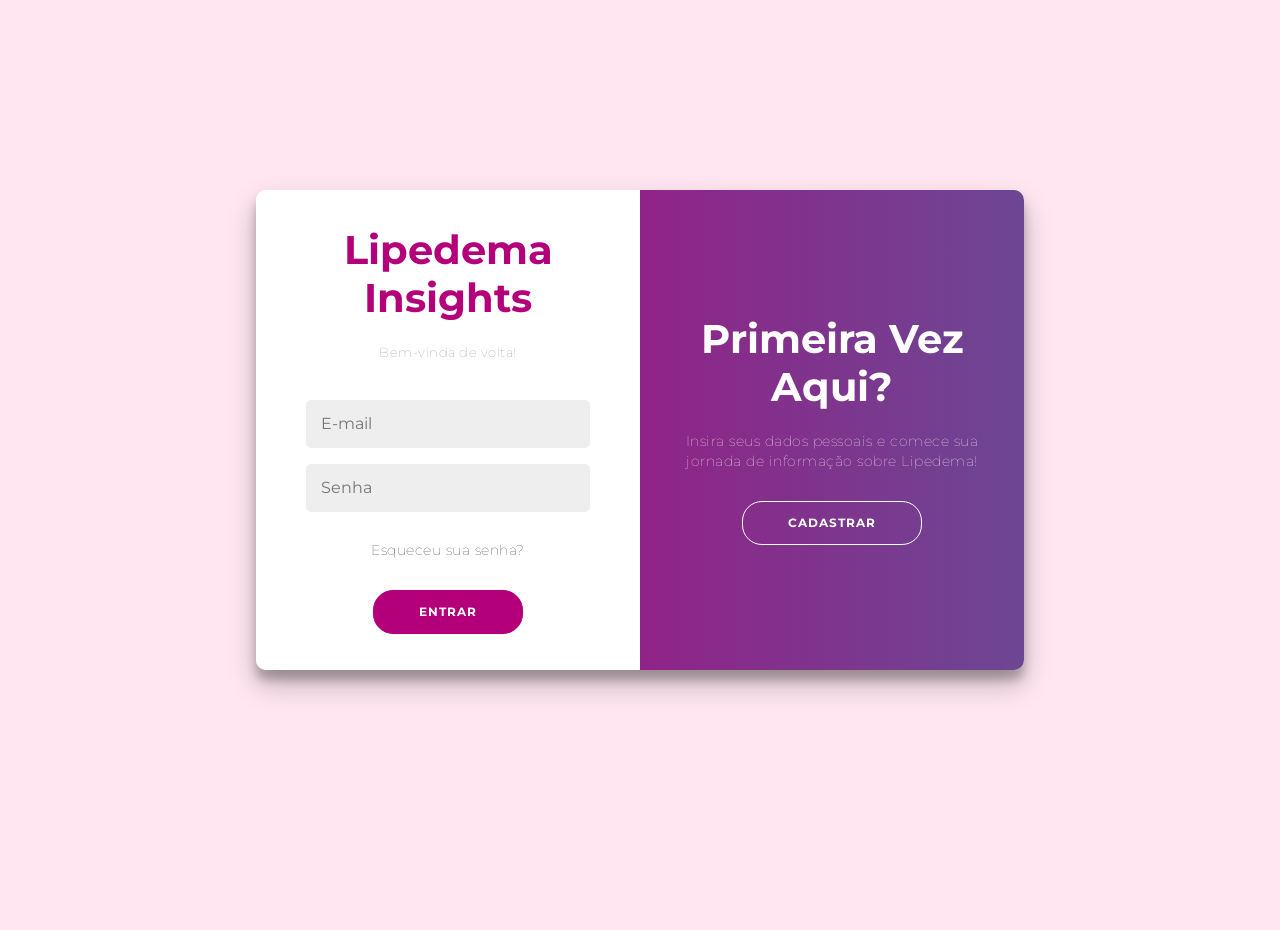
<file: index.html>
<!DOCTYPE html>
<html lang="pt-br">

<head>
    <meta charset="UTF-8">
    <meta name="viewport" content="width=device-width, initial-scale=1.0">
    <title>Login - Lipedema</title>
    <link href="https://cdn.jsdelivr.net/npm/bootstrap@5.3.8/dist/css/bootstrap.min.css" rel="stylesheet"
        integrity="sha384-sRIl4kxILFvY47J16cr9ZwB07vP4J8+LH7qKQnuqkuIAvNWLzeN8tE5YBujZqJLB" crossorigin="anonymous">
    <link rel="stylesheet" href="arquivos/style-login.css">
</head>

<body>
    <div class="container-login" id="container">

        <div class="form-container sign-up-container">
            <form action="arquivos/inicial.html" method="GET" class="form-cadastro">
                <h1>Criar Conta</h1>
                <p class="subtitulo-form">Lipedema </p>

                <input type="text" placeholder="Nome Completo" required />
                <input type="email" placeholder="E-mail" required />
                <input type="password" placeholder="Senha" required />

                <button type="submit" class="btn-submit">Cadastrar</button>
            </form>
        </div>

        <div class="form-container sign-in-container">
            <form action="arquivos/inicial.html" method="GET" class="form-login">
                <h1>Lipedema Insights</h1>
                <p class="subtitulo-form">Bem-vinda de volta!</p>

                <input type="email" placeholder="E-mail" required />
                <input type="password" placeholder="Senha" required />

                <p class="pointer" data-bs-toggle="modal" data-bs-target="#exampleModal">Esqueceu sua senha?</p>
                <button type="submit" class="btn-submit">Entrar</button>
            </form>
        </div>

        <div class="overlay-container">
            <div class="overlay">

                <div class="overlay-panel overlay-left">
                    <h1 class="dark">Olá de Novo!</h1>
                    <p>Para se conectar, por favor, faça o seu login.</p>
                    <button class="ghost" id="signIn">Login</button>
                </div>

                <div class="overlay-panel overlay-right">
                    <h1 class="dark">Primeira Vez Aqui?</h1>
                    <p>Insira seus dados pessoais e comece sua jornada de informação sobre Lipedema!</p>
                    <button class="ghost" id="signUp">Cadastrar</button>
                </div>
            </div>
        </div>
    </div>


    <!-- Modal para recuperação de senha -->
    <div class="modal fade" id="exampleModal" tabindex="-1" aria-labelledby="exampleModalLabel" aria-hidden="true">
        <div class="modal-dialog">
            <div class="modal-content">
                <div class="modal-header">
                    <h1 class="modal-title fs-5" id="exampleModalLabel">Redefinição de senha</h1>
                    <button type="button" class="btn-close" data-bs-dismiss="modal" aria-label="Close"></button>
                </div>
                <div class="modal-body">
                    <div class="mb-3 w-100">
                        <label for="recipient-name" class="col-form-label">Email</label>
                        <input type="text" class="form-control" id="recipient-name">
                    </div>
                </div>
                <div class="modal-footer">
                    <button class="btn btn-sm button" data-bs-dismiss="modal">Cancelar</button>
                    <button class="btn btn-sm button" data-bs-dismiss="modal">Enviar</button>
                </div>
            </div>
        </div>
    </div>

    <script src="https://cdn.jsdelivr.net/npm/bootstrap@5.3.8/dist/js/bootstrap.bundle.min.js"
        integrity="sha384-FKyoEForCGlyvwx9Hj09JcYn3nv7wiPVlz7YYwJrWVcXK/BmnVDxM+D2scQbITxI"
        crossorigin="anonymous"></script>
    <script src="arquivos/lipedema.js"></script>
</body>

</html>
</file>
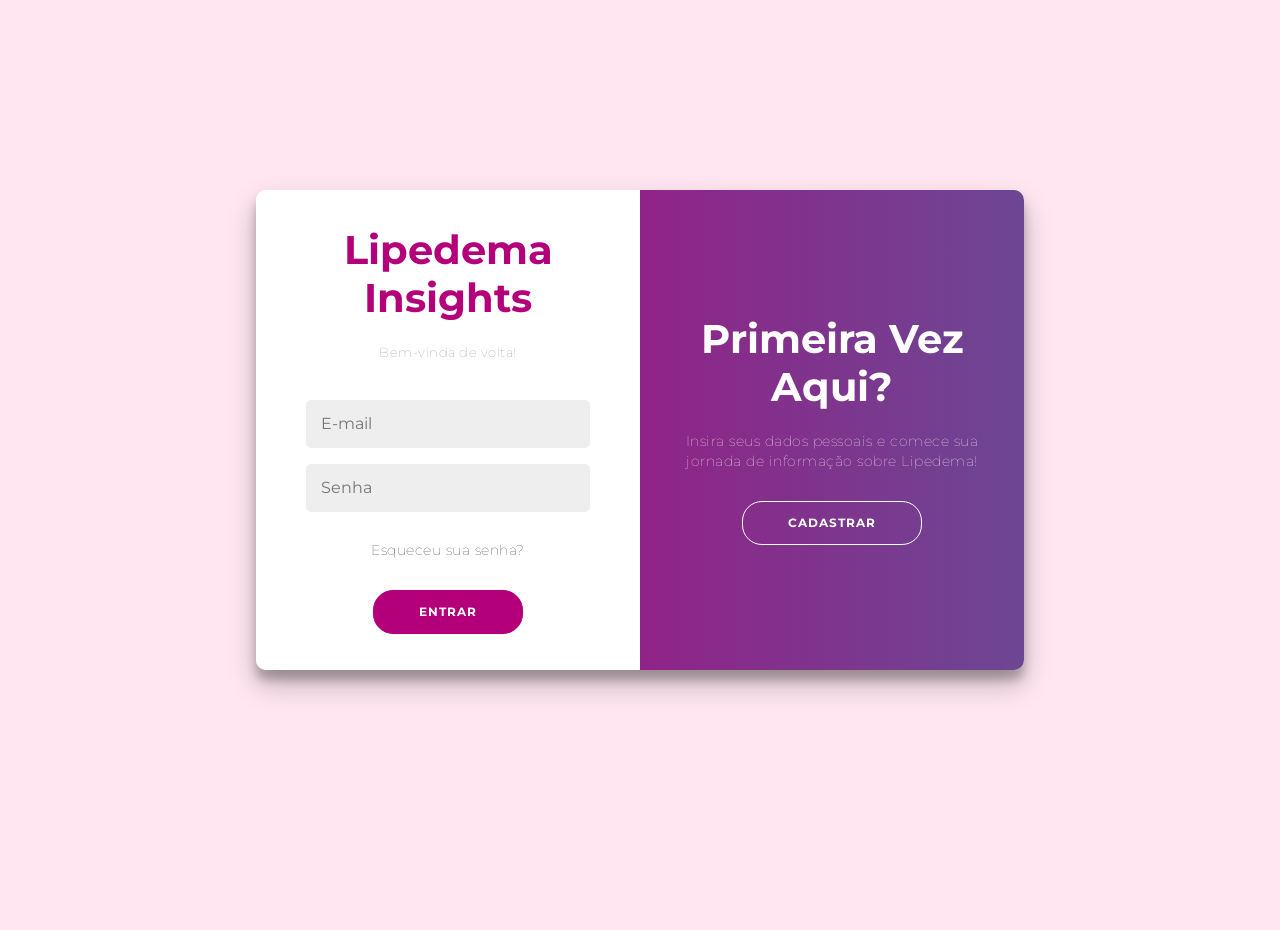
<file: arquivos/index.html>
<!DOCTYPE html>
<html lang="pt-br">

<head>
    <meta charset="UTF-8">
    <meta name="viewport" content="width=device-width, initial-scale=1.0">
    <title>Login - Lipedema</title>
    <link href="https://cdn.jsdelivr.net/npm/bootstrap@5.3.8/dist/css/bootstrap.min.css" rel="stylesheet"
        integrity="sha384-sRIl4kxILFvY47J16cr9ZwB07vP4J8+LH7qKQnuqkuIAvNWLzeN8tE5YBujZqJLB" crossorigin="anonymous">
    <link rel="stylesheet" href="style-login.css">
</head>

<body>
    <div class="container-login" id="container">

        <div class="form-container sign-up-container">
            <form action="perfil.html" method="GET" class="form-cadastro">
                <h1>Criar Conta</h1>
                <p class="subtitulo-form">Lipedema </p>

                <input type="text" placeholder="Nome Completo" required />
                <input type="email" placeholder="E-mail" required />
                <input type="password" placeholder="Senha" required />

                <button type="submit" class="btn-submit">Cadastrar</button>
            </form>
        </div>

        <div class="form-container sign-in-container">
            <form action="perfil.html" method="GET" class="form-login">
                <h1>Lipedema Insights</h1>
                <p class="subtitulo-form">Bem-vinda de volta!</p>

                <input type="email" placeholder="E-mail" required />
                <input type="password" placeholder="Senha" required />

                <p class="pointer" data-bs-toggle="modal" data-bs-target="#exampleModal">Esqueceu sua senha?</p>
                <button type="submit" class="btn-submit">Entrar</button>
            </form>
        </div>

        <div class="overlay-container">
            <div class="overlay">

                <div class="overlay-panel overlay-left">
                    <h1 class="dark">Olá de Novo!</h1>
                    <p>Para se conectar, por favor, faça o seu login.</p>
                    <button class="ghost" id="signIn">Login</button>
                </div>

                <div class="overlay-panel overlay-right">
                    <h1 class="dark">Primeira Vez Aqui?</h1>
                    <p>Insira seus dados pessoais e comece sua jornada de informação sobre Lipedema!</p>
                    <button class="ghost" id="signUp">Cadastrar</button>
                </div>
            </div>
        </div>
    </div>


    <!-- Modal para recuperação de senha -->
    <div class="modal fade" id="exampleModal" tabindex="-1" aria-labelledby="exampleModalLabel" aria-hidden="true">
        <div class="modal-dialog">
            <div class="modal-content">
                <div class="modal-header">
                    <h1 class="modal-title fs-5" id="exampleModalLabel">Redefinição de senha</h1>
                    <button type="button" class="btn-close" data-bs-dismiss="modal" aria-label="Close"></button>
                </div>
                <div class="modal-body">
                    <div class="mb-3 w-100">
                        <label for="recipient-name" class="col-form-label">Email</label>
                        <input type="text" class="form-control" id="recipient-name">
                    </div>
                </div>
                <div class="modal-footer">
                    <button class="btn btn-sm button" data-bs-dismiss="modal">Cancelar</button>
                    <button class="btn btn-sm button" data-bs-dismiss="modal">Enviar</button>
                </div>
            </div>
        </div>
    </div>

    <script src="https://cdn.jsdelivr.net/npm/bootstrap@5.3.8/dist/js/bootstrap.bundle.min.js"
        integrity="sha384-FKyoEForCGlyvwx9Hj09JcYn3nv7wiPVlz7YYwJrWVcXK/BmnVDxM+D2scQbITxI"
        crossorigin="anonymous"></script>
    <script src="lipedema.js"></script>
</body>

</html>
</file>
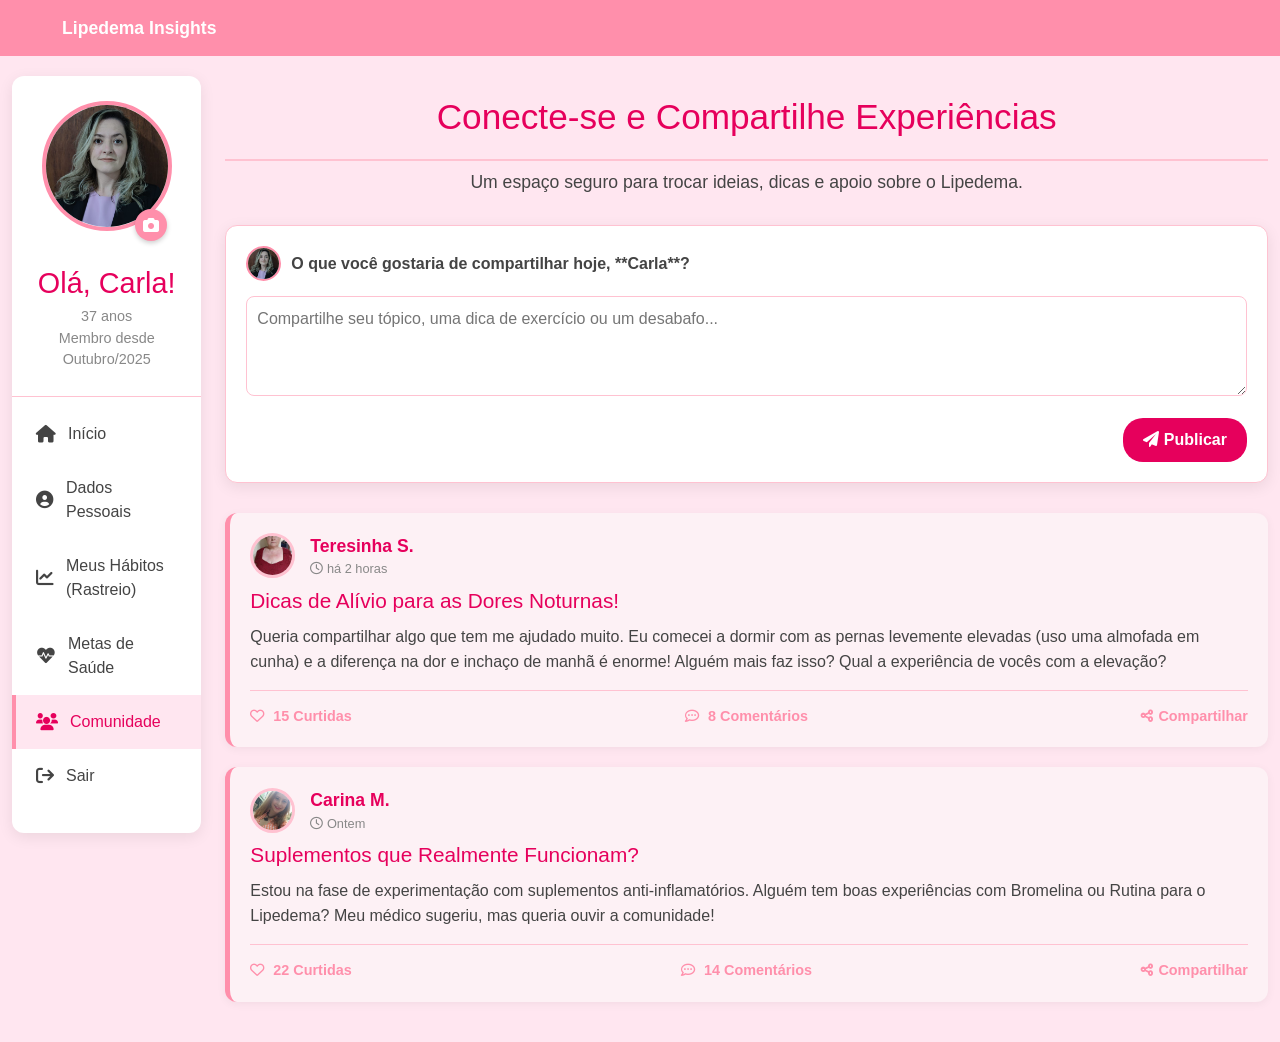
<file: arquivos/comunidade.html>
<!DOCTYPE html>
<html lang="pt-br">

<head>
    <meta charset="UTF-8">
    <meta name="viewport" content="width=device-width, initial-scale=1.0">
    <title>Comunidade - Lipedema Insights</title>
    <link rel="stylesheet" href="https://cdnjs.cloudflare.com/ajax/libs/font-awesome/6.0.0-beta3/css/all.min.css">
    <link href="https://cdn.jsdelivr.net/npm/bootstrap@5.3.8/dist/css/bootstrap.min.css" rel="stylesheet"
    integrity="sha384-sRIl4kxILFvY47J16cr9ZwB07vP4J8+LH7qKQnuqkuIAvNWLzeN8tE5YBujZqJLB" crossorigin="anonymous">
    <link rel="stylesheet" href="lipedema.css">
</head>

<body>

    <header class="row m-0 cabecalho">
        <a href="inicial.html" class="logo">Lipedema Insights </a>
    </header>

    <main class=" row m-0 container-principal">
        <div class="col-2">
            <aside class="sidebar">
                <div class="foto-perfil">
                    <label for="upload-foto" class="label-upload-foto">
                        <img id="preview-foto" src="../imagens/Carla.jpg" alt="Foto do Usuário">
                        <i class="fas fa-camera"></i>
                    </label>
                    <input type="file" id="upload-foto" accept="image/*" style="display: none;">

                    <h2 id="nome-perfil">Olá, Carla!</h2>
                    <p id="idade-perfil">37 anos</p>
                    <p>Membro desde Outubro/2025</p>
                </div>

                <nav class="menu-perfil">
                    <a href="inicial.html"><i class="fas fa-home"></i> Início</a>
                    <a href="perfil.html"><i class="fas fa-user-circle"></i> Dados Pessoais</a>
                    <a href="habitos.html"><i class="fas fa-chart-line"></i> Meus Hábitos (Rastreio)</a>
                    <a href="metas.html"><i class="fas fa-heartbeat"></i> Metas de Saúde</a>
                    <a href="comunidade.html" class="active"><i class="fas fa-users"></i> Comunidade</a>
                    <a href="../index.html"><i class="fas fa-sign-out"></i> Sair</a>
                </nav>
            </aside>
        </div>


        <div class="col-10">
            <h1>Conecte-se e Compartilhe Experiências</h1>
            <p class="subtitulo">Um espaço seguro para trocar ideias, dicas e apoio sobre o Lipedema.</p>

            <div class="card-novo-post">
                <div class="header-post">
                    <img src="../imagens/Carla.jpg" alt="Foto de Perfil"
                        class="avatar-pequeno">
                    <p>O que você gostaria de compartilhar hoje, **Carla**?</p>
                </div>

                <textarea id="novo-post-conteudo"
                    placeholder="Compartilhe seu tópico, uma dica de exercício ou um desabafo..."></textarea>

                <div class="acoes-post">
                    <button class="btn-postar" onclick="simularPost()"><i class="fas fa-paper-plane"></i>
                        Publicar</button>
                </div>
            </div>

            <div class="feed-posts" id="feed-posts">

                <div class="post-comunidade">
                    <div class="header-post">
                        <img src="../imagens/teresinha.jpg" alt="Avatar Usuário"
                            class="avatar">
                        <div class="info-post">
                            <span class="nome-usuario">Teresinha S.</span>
                            <span class="data-post"><i class="far fa-clock"></i> há 2 horas</span>
                        </div>
                    </div>

                    <h2>Dicas de Alívio para as Dores Noturnas!</h2>
                    <p class="conteudo-post">
                        Queria compartilhar algo que tem me ajudado muito. Eu comecei a dormir com as pernas levemente
                        elevadas (uso uma almofada em cunha) e a diferença na dor e inchaço de manhã é enorme! Alguém
                        mais
                        faz isso? Qual a experiência de vocês com a elevação?
                    </p>

                    <div class="footer-post">
                        <span class="likes"><i class="far fa-heart"></i> 15 Curtidas</span>
                        <span class="comentarios"><i class="far fa-comment-dots"></i> 8 Comentários</span>
                        <button class="btn-acao"><i class="fas fa-share-alt"></i> Compartilhar</button>
                    </div>
                </div>

                <div class="post-comunidade">
                    <div class="header-post">
                        <img src="../imagens/Carina.jpg" alt="Avatar Usuário"
                            class="avatar">
                        <div class="info-post">
                            <span class="nome-usuario">Carina M.</span>
                            <span class="data-post"><i class="far fa-clock"></i> Ontem</span>
                        </div>
                    </div>

                    <h2>Suplementos que Realmente Funcionam?</h2>
                    <p class="conteudo-post">
                        Estou na fase de experimentação com suplementos anti-inflamatórios. Alguém tem boas experiências
                        com
                        Bromelina ou Rutina para o Lipedema? Meu médico sugeriu, mas queria ouvir a comunidade!
                    </p>

                    <div class="footer-post">
                        <span class="likes"><i class="far fa-heart"></i> 22 Curtidas</span>
                        <span class="comentarios"><i class="far fa-comment-dots"></i> 14 Comentários</span>
                        <button class="btn-acao"><i class="fas fa-share-alt"></i> Compartilhar</button>
                    </div>
                </div>

            </div>
        </div>

    </main>
    <script src="https://cdn.jsdelivr.net/npm/bootstrap@5.3.8/dist/js/bootstrap.bundle.min.js"
        integrity="sha384-FKyoEForCGlyvwx9Hj09JcYn3nv7wiPVlz7YYwJrWVcXK/BmnVDxM+D2scQbITxI"
        crossorigin="anonymous"></script>

    <script>
        // JS SIMULADO: Adiciona o novo post ao topo do feed
        function simularPost() {
            const conteudo = document.getElementById('novo-post-conteudo').value;
            const feed = document.getElementById('feed-posts');

            if (conteudo.trim() === "") {
                alert("O post não pode ser vazio!");
                return;
            }

            const novoPostHTML = `
                <div class="post-comunidade novo">
                    <div class="header-post">
                        <img src="../imagens/Carla.jpg" alt="Foto de Perfil" class="avatar">
                        <div class="info-post">
                            <span class="nome-usuario">Carla (Você)</span>
                            <span class="data-post"><i class="far fa-clock"></i> Agora</span>
                        </div>
                    </div>
                    
                    <h2>Novo Tópico Compartilhado!</h2>
                    <p class="conteudo-post">${conteudo.replace(/\n/g, '<br>')}</p>
                    
                    <div class="footer-post">
                        <span class="likes"><i class="far fa-heart"></i> 0 Curtidas</span>
                        <span class="comentarios"><i class="far fa-comment-dots"></i> 0 Comentários</span>
                        <button class="btn-acao"><i class="fas fa-share-alt"></i> Compartilhar</button>
                    </div>
                </div>
            `;

            // Adiciona o novo post no topo do feed
            feed.insertAdjacentHTML('afterbegin', novoPostHTML);
            document.getElementById('novo-post-conteudo').value = ""; // Limpa a caixa de texto
        }
    </script>
</body>

</html>
</file>
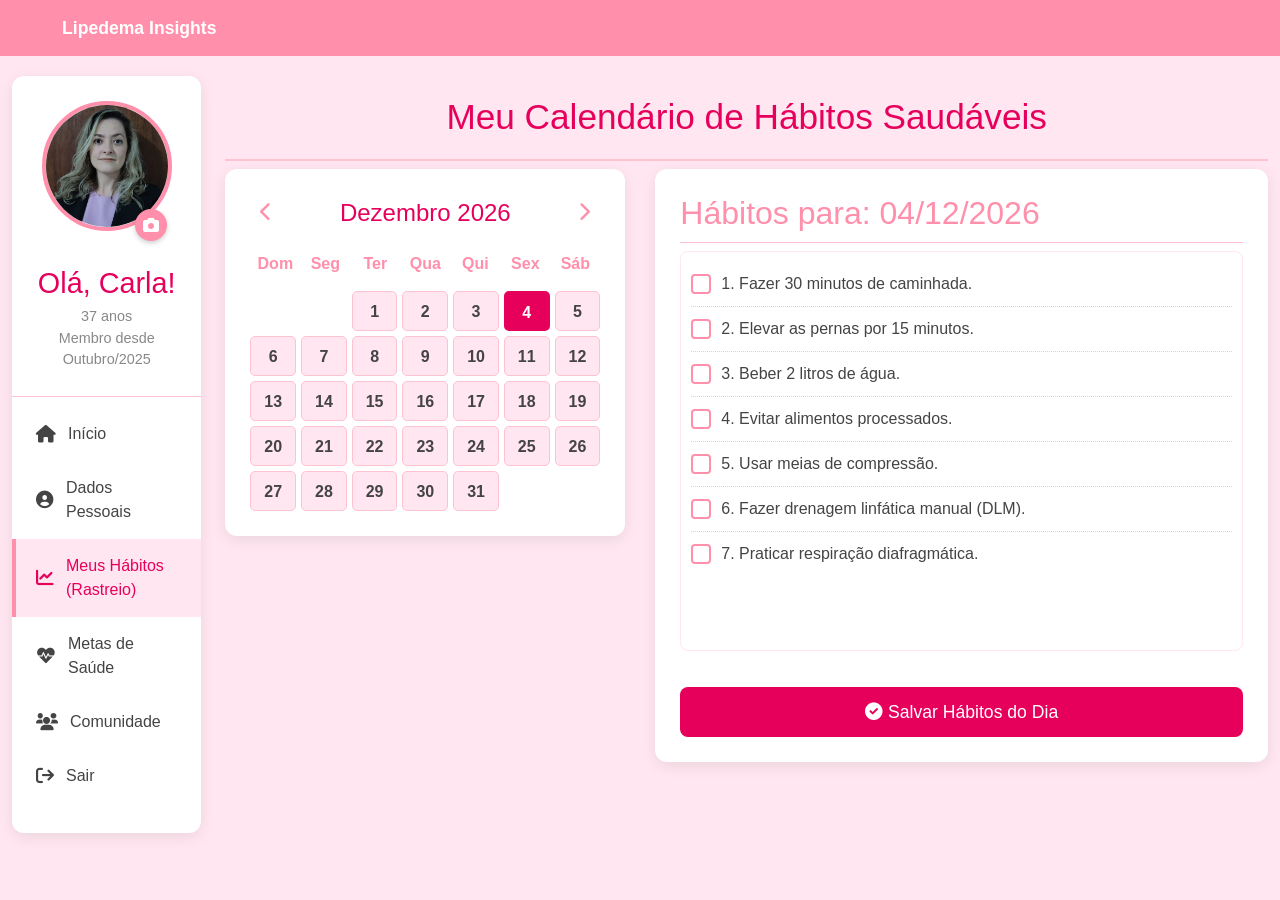
<file: arquivos/habitos.html>
<!DOCTYPE html>
<html lang="pt-br">

<head>
    <meta charset="UTF-8">
    <meta name="viewport" content="width=device-width, initial-scale=1.0">
    <title>Acompanhamento de Hábitos - Lipedema Insights</title>
    <link rel="stylesheet" href="https://cdnjs.cloudflare.com/ajax/libs/font-awesome/6.0.0-beta3/css/all.min.css">
    <link href="https://cdn.jsdelivr.net/npm/bootstrap@5.3.8/dist/css/bootstrap.min.css" rel="stylesheet"
    integrity="sha384-sRIl4kxILFvY47J16cr9ZwB07vP4J8+LH7qKQnuqkuIAvNWLzeN8tE5YBujZqJLB" crossorigin="anonymous">
    <link rel="stylesheet" href="lipedema.css">
</head>

<body>

    <header class="row m-0 cabecalho">
        <a href="inicial.html" class="logo">Lipedema Insights</a>
    </header>

    <main class="row w-100 m-0 container-principal">
        <div class="col-2">
            <aside class="sidebar">
                <div class="foto-perfil">
                    <label for="upload-foto" class="label-upload-foto">
                        <img id="preview-foto" src="../imagens/Carla.jpg" alt="Foto do Usuário">
                        <i class="fas fa-camera"></i>
                    </label>
                    <input type="file" id="upload-foto" accept="image/*" style="display: none;">

                    <h2 id="nome-perfil">Olá, Carla!</h2>
                    <p id="idade-perfil">37 anos</p>
                    <p>Membro desde Outubro/2025</p>
                </div>

                <nav class="menu-perfil">
                    <a href="inicial.html"><i class="fas fa-home"></i> Início</a>
                    <a href="perfil.html"><i class="fas fa-user-circle"></i> Dados Pessoais</a>
                    <a href="habitos.html" class="active"><i class="fas fa-chart-line"></i> Meus Hábitos (Rastreio)</a>
                    <a href="metas.html"><i class="fas fa-heartbeat"></i> Metas de Saúde</a>
                    <a href="comunidade.html"><i class="fas fa-users"></i> Comunidade</a>
                    <a href="../index.html"><i class="fas fa-sign-out"></i> Sair</a>
                </nav>
            </aside>
        </div>

        <div class="col-10">

            <h1>Meu Calendário de Hábitos Saudáveis</h1>

            <div class="rastreador-wrapper">

                <div class="card-calendario">
                    <div class="cabecalho-calendario">
                        <button id="prevMonth" class="btn-nav"><i class="fas fa-chevron-left"></i></button>
                        <h2 id="monthYear">Outubro 2025</h2>
                        <button id="nextMonth" class="btn-nav"><i class="fas fa-chevron-right"></i></button>
                    </div>
                    <div class="dias-semana">
                        <span>Dom</span><span>Seg</span><span>Ter</span><span>Qua</span><span>Qui</span><span>Sex</span><span>Sáb</span>
                    </div>
                    <div class="dias-calendario" id="dias-calendario">
                    </div>
                </div>

                <div class="card-rastreio">
                    <h2 id="titulo-rastreio">Hábitos para: 31/10/2025</h2>
                    

                    <ul class="lista-habitos" id="lista-habitos">
                        <li data-habit-id="1">
                            <label>
                                <input type="checkbox">
                                <span class="habit-texto">1. Fazer 30 minutos de caminhada.</span>
                            </label>
                        </li>
                        <li data-habit-id="2">
                            <label>
                                <input type="checkbox">
                                <span class="habit-texto">2. Elevar as pernas por 15 minutos.</span>
                            </label>
                        </li>
                        <li data-habit-id="3">
                            <label>
                                <input type="checkbox">
                                <span class="habit-texto">3. Beber 2 litros de água.</span>
                            </label>
                        </li>
                        <li data-habit-id="4">
                            <label>
                                <input type="checkbox">
                                <span class="habit-texto">4. Evitar alimentos processados.</span>
                            </label>
                        </li>
                        <li data-habit-id="5">
                            <label>
                                <input type="checkbox">
                                <span class="habit-texto">5. Usar meias de compressão.</span>
                            </label>
                        </li>
                        <li data-habit-id="6">
                            <label>
                                <input type="checkbox">
                                <span class="habit-texto">6. Fazer drenagem linfática manual (DLM).</span>
                            </label>
                        </li>
                        <li data-habit-id="7">
                            <label>
                                <input type="checkbox">
                                <span class="habit-texto">7. Praticar respiração diafragmática.</span>
                            </label>
                        </li>
                    </ul>

                    <button class="btn-salvar-habitos"><i class="fas fa-check-circle"></i> Salvar Hábitos do
                        Dia</button>
                </div>

            </div>
        </div>

    </main>
    <script>
        document.addEventListener('DOMContentLoaded', () => {
            const habitList = document.querySelector('.lista-habitos');

            // 1. FUNÇÃO PARA CARREGAR OS HÁBITOS SALVOS
            function loadHabits() {
                const savedHabits = JSON.parse(localStorage.getItem('habitsState')) || {};

                // Itera sobre todos os checkboxes da lista
                habitList.querySelectorAll('input[type="checkbox"]').forEach(checkbox => {
                    // Obtém o ID do hábito a partir do atributo data-habit-id do <li> pai
                    const listItem = checkbox.closest('li');
                    const habitId = listItem ? listItem.dataset.habitId : null;

                    if (habitId && savedHabits[habitId]) {
                        // Se o estado estiver salvo como 'true', marca o checkbox
                        checkbox.checked = true;
                    } else {
                        checkbox.checked = false;
                    }
                });
            }

            // 2. FUNÇÃO PARA SALVAR O ESTADO ATUAL
            function saveHabits() {
                const habitsState = {};

                // Itera sobre todos os checkboxes
                habitList.querySelectorAll('input[type="checkbox"]').forEach(checkbox => {
                    const listItem = checkbox.closest('li');
                    const habitId = listItem ? listItem.dataset.habitId : null;
                    
                    if (habitId) {
                        // Salva o estado (true ou false) no objeto
                        habitsState[habitId] = checkbox.checked;
                    }
                });
                
                // Salva o objeto completo no localStorage
                localStorage.setItem('habitsState', JSON.stringify(habitsState));
            }

            // 3. ADICIONA OUVINTE DE EVENTO PARA MARCAR/DESMARCAR
            habitList.addEventListener('change', (event) => {
                // Verifica se o elemento alterado é um checkbox
                if (event.target.type === 'checkbox') {
                    // Salva o novo estado imediatamente
                    saveHabits();
                    // O CSS já trata o efeito visual (riscar o texto)
                }
            });

            // Carrega o estado dos hábitos quando a página abrir
            loadHabits();
        });
    </script>

</body>
</html>
    <script src="https://cdn.jsdelivr.net/npm/bootstrap@5.3.8/dist/js/bootstrap.bundle.min.js"
        integrity="sha384-FKyoEForCGlyvwx9Hj09JcYn3nv7wiPVlz7YYwJrWVcXK/BmnVDxM+D2scQbITxI"
        crossorigin="anonymous"></script>
    <script src="lipedema.js"></script>
</body>
</html>
</file>
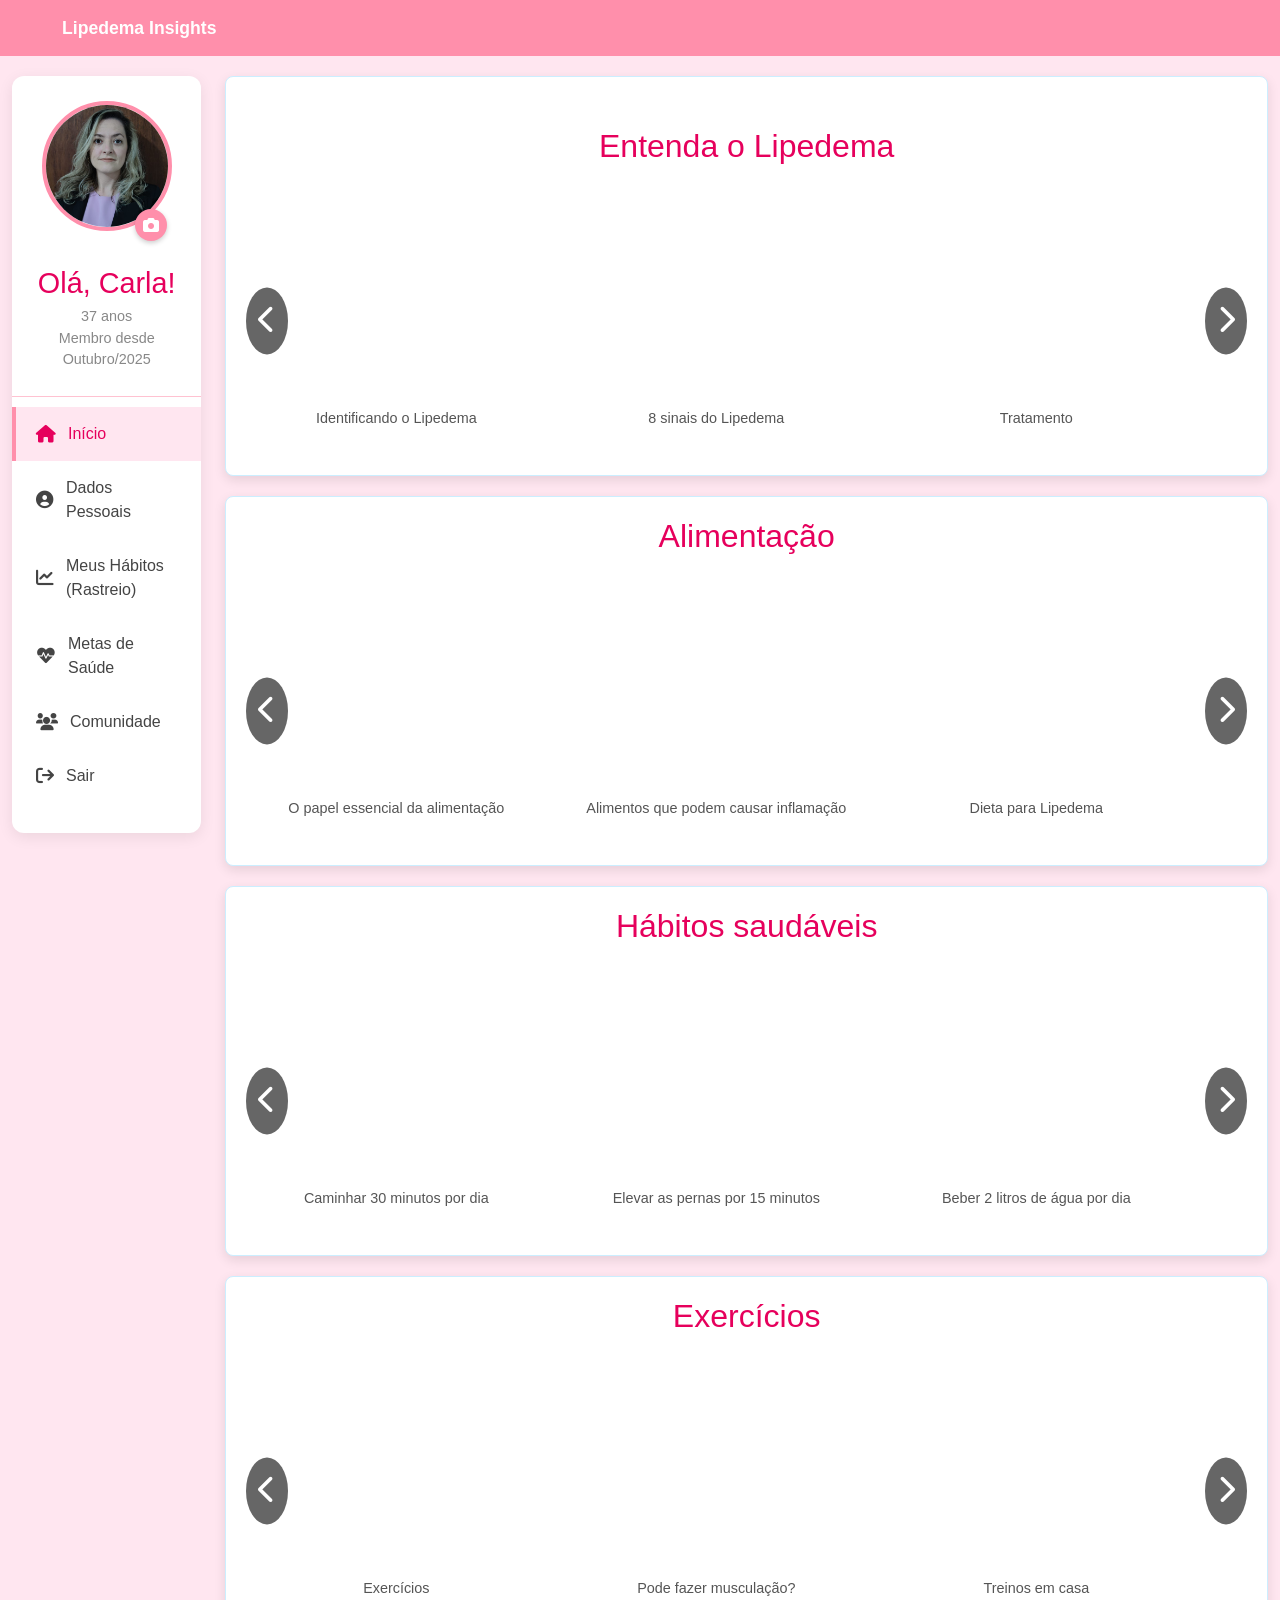
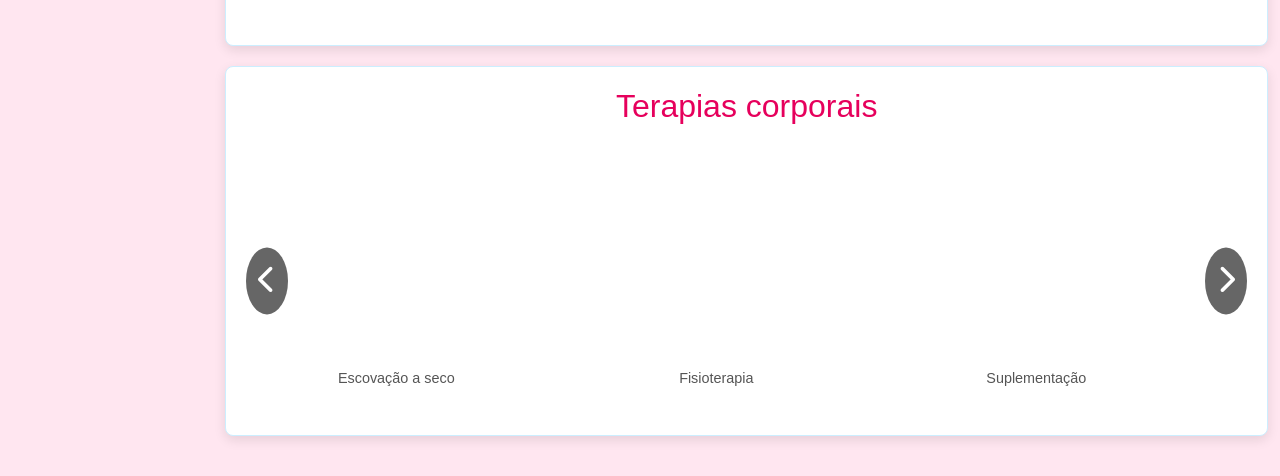
<file: arquivos/inicial.html>
<!DOCTYPE html>
<html lang="pt-br">

<head>
    <meta charset="UTF-8">
    <meta name="viewport" content="width=device-width, initial-scale=1.0">
    <title>Cabeçalho Fixo com Botões</title>
    <link rel="stylesheet" href="https://cdnjs.cloudflare.com/ajax/libs/font-awesome/6.0.0-beta3/css/all.min.css">
    <link href="https://cdn.jsdelivr.net/npm/bootstrap@5.3.8/dist/css/bootstrap.min.css" rel="stylesheet"
    integrity="sha384-sRIl4kxILFvY47J16cr9ZwB07vP4J8+LH7qKQnuqkuIAvNWLzeN8tE5YBujZqJLB" crossorigin="anonymous">
    <link rel="stylesheet" href="lipedema.css">
</head>

<body>

    <header class="row m-0 cabecalho">
        <a href="inicial.html" class="logo">Lipedema Insights</a>
    </header>

    <main class="row w-100 m-0 container-principal">
        <div class="col-2">
            <aside class="sidebar">
                <div class="foto-perfil">
                    <label for="upload-foto" class="label-upload-foto">
                        <img id="preview-foto" src="../imagens/Carla.jpg" alt="Foto do Usuário">
                        <i class="fas fa-camera"></i>
                    </label>
                    <input type="file" id="upload-foto" accept="image/*" style="display: none;">

                    <h2 id="nome-perfil">Olá, Carla!</h2>
                    <p id="idade-perfil">37 anos</p>
                    <p>Membro desde Outubro/2025</p>
                </div>

                <nav class="menu-perfil">
                    <a href="inicial.html" class="active"><i class="fas fa-home"></i> Início</a>
                    <a href="perfil.html"><i class="fas fa-user-circle"></i> Dados Pessoais</a>
                    <a href="habitos.html"><i class="fas fa-chart-line"></i> Meus Hábitos (Rastreio)</a>
                    <a href="metas.html"><i class="fas fa-heartbeat"></i> Metas de Saúde</a>
                    <a href="comunidade.html"><i class="fas fa-users"></i> Comunidade</a>
                    <a href="../index.html"><i class="fas fa-sign-out"></i> Sair</a>
                </nav>
            </aside>
        </div>
        <div class="col-10">
            <section>

                <div class="carrossel-container">
                    <div class="carrossel-titulo pad-top">
                        <h2>Entenda o Lipedema</h2>
                    </div>

                    <div class="carrossel-wrapper">
                        <button class="carrossel-btn prev" onclick="voltarItem('videos-cat1')">
                            <i class="fas fa-chevron-left"></i>
                        </button>

                        <div class="carrossel-videos carrossel-videos-cat1">
                            <div class="video-item">
                                <iframe src="https://www.youtube.com/embed/eqgURRnuG5I" title="Big Buck Bunny (YouTube)"
                                    allow="accelerometer; autoplay; clipboard-write; encrypted-media; gyroscope; picture-in-picture"
                                    allowfullscreen>
                                </iframe>
                                <p>Identificando o Lipedema</p>
                            </div>

                            <div class="video-item">
                                <iframe src="https://www.youtube.com/embed/QNMhPlteFO8" title="Big Buck Bunny (YouTube)"
                                    allow="accelerometer; autoplay; clipboard-write; encrypted-media; gyroscope; picture-in-picture"
                                    allowfullscreen>
                                </iframe>
                                <p>8 sinais do Lipedema</p>
                            </div>

                            <div class="video-item">
                                <iframe src="https://www.youtube.com/embed/lPzjGz7fRXk" title="Big Buck Bunny (YouTube)"
                                    allow="accelerometer; autoplay; clipboard-write; encrypted-media; gyroscope; picture-in-picture"
                                    allowfullscreen>
                                </iframe>
                                <p>Tratamento</p>
                            </div>

                            <div class="video-item">
                                <iframe src="https://www.youtube.com/embed/khjkJAXlQMQ" title="Big Buck Bunny (YouTube)"
                                    allow="accelerometer; autoplay; clipboard-write; encrypted-media; gyroscope; picture-in-picture"
                                    allowfullscreen>
                                </iframe>
                                <p>Qual exercício fazer?</p>
                            </div>

                            <div class="video-item">
                                <iframe src="https://www.youtube.com/embed/S1vgbu_qKKg" title="Big Buck Bunny (YouTube)"
                                    allow="accelerometer; autoplay; clipboard-write; encrypted-media; gyroscope; picture-in-picture"
                                    allowfullscreen>
                                </iframe>
                                <p>Lipoaspiração</p>
                            </div>
                        </div>

                        <button class="carrossel-btn next" onclick="avancarItem('videos-cat1')">
                            <i class="fas fa-chevron-right"></i>
                        </button>
                    </div>

                </div>
            </section>
            <section>
                <div class="carrossel-container">
                    <div class="carrossel-titulo">
                        <h2>Alimentação</h2>
                    </div>

                    <div class="carrossel-wrapper">
                        <button class="carrossel-btn prev" onclick="voltarItem('videos-cat2')">
                            <i class="fas fa-chevron-left"></i>
                        </button>

                        <div class="carrossel-videos carrossel-videos-cat2">

                            <div class="video-item">
                                <iframe src="https://www.youtube.com/embed/rGlTYqZo-_Q"
                                    title="Big Buck Bunny (YouTube)"
                                    allow="accelerometer; autoplay; clipboard-write; encrypted-media; gyroscope; picture-in-picture"
                                    allowfullscreen>
                                </iframe>
                                <p>O papel essencial da alimentação</p>
                            </div>

                            <div class="video-item">
                                <iframe src="https://www.youtube.com/embed/fDxF983eUSk" title="Big Buck Bunny (YouTube)"
                                    allow="accelerometer; autoplay; clipboard-write; encrypted-media; gyroscope; picture-in-picture"
                                    allowfullscreen>
                                </iframe>
                                <p>Alimentos que podem causar inflamação</p>
                            </div>

                            <div class="video-item">
                                <iframe src="https://www.youtube.com/embed/L042csSDBWg" Big Buck Bunny
                                    (YouTube)"
                                    allow="accelerometer; autoplay; clipboard-write; encrypted-media; gyroscope; picture-in-picture"
                                    allowfullscreen>
                                </iframe>
                                <p>Dieta para Lipedema</p>
                            </div>

                            <div class="video-item">
                                <iframe src="https://www.youtube.com/embed/PBiL9_S2g9k" Big Buck Bunny (YouTube)"
                                    allow="accelerometer; autoplay; clipboard-write; encrypted-media; gyroscope; picture-in-picture"
                                    allowfullscreen>
                                </iframe>
                                <p>Alimentos Anti-inflamatórios</p>
                            </div>

                            <div class="video-item">
                                <iframe src="https://www.youtube.com/embed/OC0o_mGGQdE" Big Buck Bunny (YouTube)"
                                    allow="accelerometer; autoplay; clipboard-write; encrypted-media; gyroscope; picture-in-picture"
                                    allowfullscreen>
                                </iframe>
                                <p>Dieta Cetogênica</p>
                            </div>
                        </div>

                        <button class="carrossel-btn next" onclick="avancarItem('videos-cat2')">
                            <i class="fas fa-chevron-right"></i>
                        </button>
                    </div>
                </div>
            </section>
            <section>
                <div class="carrossel-container">
                    <div class="carrossel-titulo">
                        <h2>Hábitos saudáveis</h2>
                    </div>

                    <div class="carrossel-wrapper">
                        <button class="carrossel-btn prev" onclick="voltarItem('videos-cat5')">
                            <i class="fas fa-chevron-left"></i>
                        </button>

                        <div class="carrossel-videos carrossel-videos-cat5">

                            <div class="video-item">
                                <iframe src="https://www.youtube.com/embed/UjuTVAXrYuE"
                                    title="Big Buck Bunny (YouTube)"
                                    allow="accelerometer; autoplay; clipboard-write; encrypted-media; gyroscope; picture-in-picture"
                                    allowfullscreen>
                                </iframe>
                                <p>Caminhar 30 minutos por dia </p>
                            </div>

                            <div class="video-item">
                                <iframe src="https://www.youtube.com/embed/wMdVxAd3-D8" title="Big Buck Bunny (YouTube)"
                                    allow="accelerometer; autoplay; clipboard-write; encrypted-media; gyroscope; picture-in-picture"
                                    allowfullscreen>
                                </iframe>
                                <p>Elevar as pernas por 15 minutos</p>
                            </div>

                            <div class="video-item">
                                <iframe src="https://www.youtube.com/embed/9qR2bgit7xY" Big Buck Bunny
                                    (YouTube)"
                                    allow="accelerometer; autoplay; clipboard-write; encrypted-media; gyroscope; picture-in-picture"
                                    allowfullscreen>
                                </iframe>
                                <p>Beber 2 litros de água por dia</p>
                            </div>

                            <div class="video-item">
                                <iframe src="https://www.youtube.com/embed/TAknrq7kj5M" Big Buck Bunny (YouTube)"
                                    allow="accelerometer; autoplay; clipboard-write; encrypted-media; gyroscope; picture-in-picture"
                                    allowfullscreen>
                                </iframe>
                                <p>Evitar alimentos processados</p>
                            </div>

                            <div class="video-item">
                                <iframe src="https://www.youtube.com/embed/Jowg87oDMdI" Big Buck Bunny (YouTube)"
                                    allow="accelerometer; autoplay; clipboard-write; encrypted-media; gyroscope; picture-in-picture"
                                    allowfullscreen>
                                </iframe>
                                <p>Usar meias de compressão</p>
                            </div>

                             <div class="video-item">
                                <iframe src="https://www.youtube.com/embed/n_HYma6N7QI" Big Buck Bunny (YouTube)"
                                    allow="accelerometer; autoplay; clipboard-write; encrypted-media; gyroscope; picture-in-picture"
                                    allowfullscreen>
                                </iframe>
                                <p>Drenagem linfática</p>
                            </div>
                            <div class="video-item">
                                <iframe src="https://www.youtube.com/embed/Z4qzwrP3JA8" Big Buck Bunny (YouTube)"
                                    allow="accelerometer; autoplay; clipboard-write; encrypted-media; gyroscope; picture-in-picture"
                                    allowfullscreen>
                                </iframe>
                                <p>Respiração diafragmática</p>
                            </div>
                        </div>

                        <button class="carrossel-btn next" onclick="avancarItem('videos-cat5')">
                            <i class="fas fa-chevron-right"></i>
                        </button>
                    </div>
                </div>
            </section>
            <section>
                <div class="carrossel-container">
                    <div class="carrossel-titulo">
                        <h2>Exercícios </h2>
                    </div>

                    <div class="carrossel-wrapper">
                        <button class="carrossel-btn prev" onclick="voltarItem('videos-cat3')">
                            <i class="fas fa-chevron-left"></i>
                        </button>

                        <div class="carrossel-videos carrossel-videos-cat3">
                            <div class="video-item">
                                <iframe src="https://www.youtube.com/embed/zLygB6nS2CA" title="Big Buck Bunny (YouTube)"
                                    allow="accelerometer; autoplay; clipboard-write; encrypted-media; gyroscope; picture-in-picture"
                                    allowfullscreen>
                                </iframe>
                                <p>Exercícios</p>
                            </div>

                            <div class="video-item">
                                <iframe src="https://www.youtube.com/embed/ndm7ro9NPgw" title="Big Buck Bunny (YouTube)"
                                    allow="accelerometer; autoplay; clipboard-write; encrypted-media; gyroscope; picture-in-picture"
                                    allowfullscreen>
                                </iframe>
                                <p>Pode fazer musculação?</p>
                            </div>

                            <div class="video-item">
                                <iframe src="https://www.youtube.com/embed/K_2foewVBdc" title="Big Buck Bunny (YouTube)"
                                    allow="accelerometer; autoplay; clipboard-write; encrypted-media; gyroscope; picture-in-picture"
                                    allowfullscreen>
                                </iframe>
                                <p>Treinos em casa</p>
                            </div>


                            <div class="video-item">
                                <iframe src="https://www.youtube.com/embed/Ce7Bv2NiwaU" title="Big Buck Bunny (YouTube)"
                                    allow="accelerometer; autoplay; clipboard-write; encrypted-media; gyroscope; picture-in-picture"
                                    allowfullscreen>
                                </iframe>
                                <p>Treinos na água</p>
                            </div>

                            <div class="video-item">
                                <iframe src="https://www.youtube.com/embed/pHeXuuHNVco" title="Big Buck Bunny (YouTube)"
                                    allow="accelerometer; autoplay; clipboard-write; encrypted-media; gyroscope; picture-in-picture"
                                    allowfullscreen>
                                </iframe>
                                <p>Fisioterapia e Lipedema</p>
                            </div>
                        </div>

                        <button class="carrossel-btn next" onclick="avancarItem('videos-cat3')">
                            <i class="fas fa-chevron-right"></i>
                        </button>
                    </div>
                </div>
            </section>
            <section>
                <div class="carrossel-container">
                    <div class="carrossel-titulo">
                        <h2>Terapias corporais</h2>
                    </div>

                    <div class="carrossel-wrapper">
                        <button class="carrossel-btn prev" onclick="voltarItem('videos-cat4')">
                            <i class="fas fa-chevron-left"></i>
                        </button>

                        <div class="carrossel-videos carrossel-videos-cat4">
                            <div class="video-item">
                                <iframe src="https://www.youtube.com/embed/d41VEV1X0Qo" title="Big Buck Bunny (YouTube)"
                                    allow="accelerometer; autoplay; clipboard-write; encrypted-media; gyroscope; picture-in-picture"
                                    allowfullscreen>
                                </iframe>
                                <p>Escovação a seco</p>
                            </div>

                            <div class="video-item">
                                <iframe src="https://www.youtube.com/embed/H-GRtisEc0s" title="Big Buck Bunny (YouTube)"
                                    allow="accelerometer; autoplay; clipboard-write; encrypted-media; gyroscope; picture-in-picture"
                                    allowfullscreen>
                                </iframe>
                                <p>Fisioterapia</p>
                            </div>

                            <div class="video-item">
                                <iframe src="https://www.youtube.com/embed/dCcRphc8Uqo" title="Big Buck Bunny (YouTube)"
                                    allow="accelerometer; autoplay; clipboard-write; encrypted-media; gyroscope; picture-in-picture"
                                    allowfullscreen>
                                </iframe>
                                <p>Suplementação</p>
                            </div>

                            <div class="video-item">
                                <iframe src="https://www.youtube.com/embed/vBKG9ekuWX4" title="Big Buck Bunny (YouTube)"
                                    allow="accelerometer; autoplay; clipboard-write; encrypted-media; gyroscope; picture-in-picture"
                                    allowfullscreen>
                                </iframe>
                                <p>Cirurgia para Lipedema</p>
                            </div>

                            <div class="video-item">
                                <iframe src="https://www.youtube.com/embed/GN-24Us7m9I" title="Big Buck Bunny (YouTube)"
                                    allow="accelerometer; autoplay; clipboard-write; encrypted-media; gyroscope; picture-in-picture"
                                    allowfullscreen>
                                </iframe>
                                <p>Chás</p>
                            </div>
                        </div>

                        <button class="carrossel-btn next" onclick="avancarItem('videos-cat4')">
                            <i class="fas fa-chevron-right"></i>
                        </button>
                    </div>
                </div>
            </section>
        </div>
    </main>

    <script src="https://cdn.jsdelivr.net/npm/bootstrap@5.3.8/dist/js/bootstrap.bundle.min.js"
        integrity="sha384-FKyoEForCGlyvwx9Hj09JcYn3nv7wiPVlz7YYwJrWVcXK/BmnVDxM+D2scQbITxI"
        crossorigin="anonymous"></script>
    <script src="lipedema.js"></script>
</body>

</html>
</file>
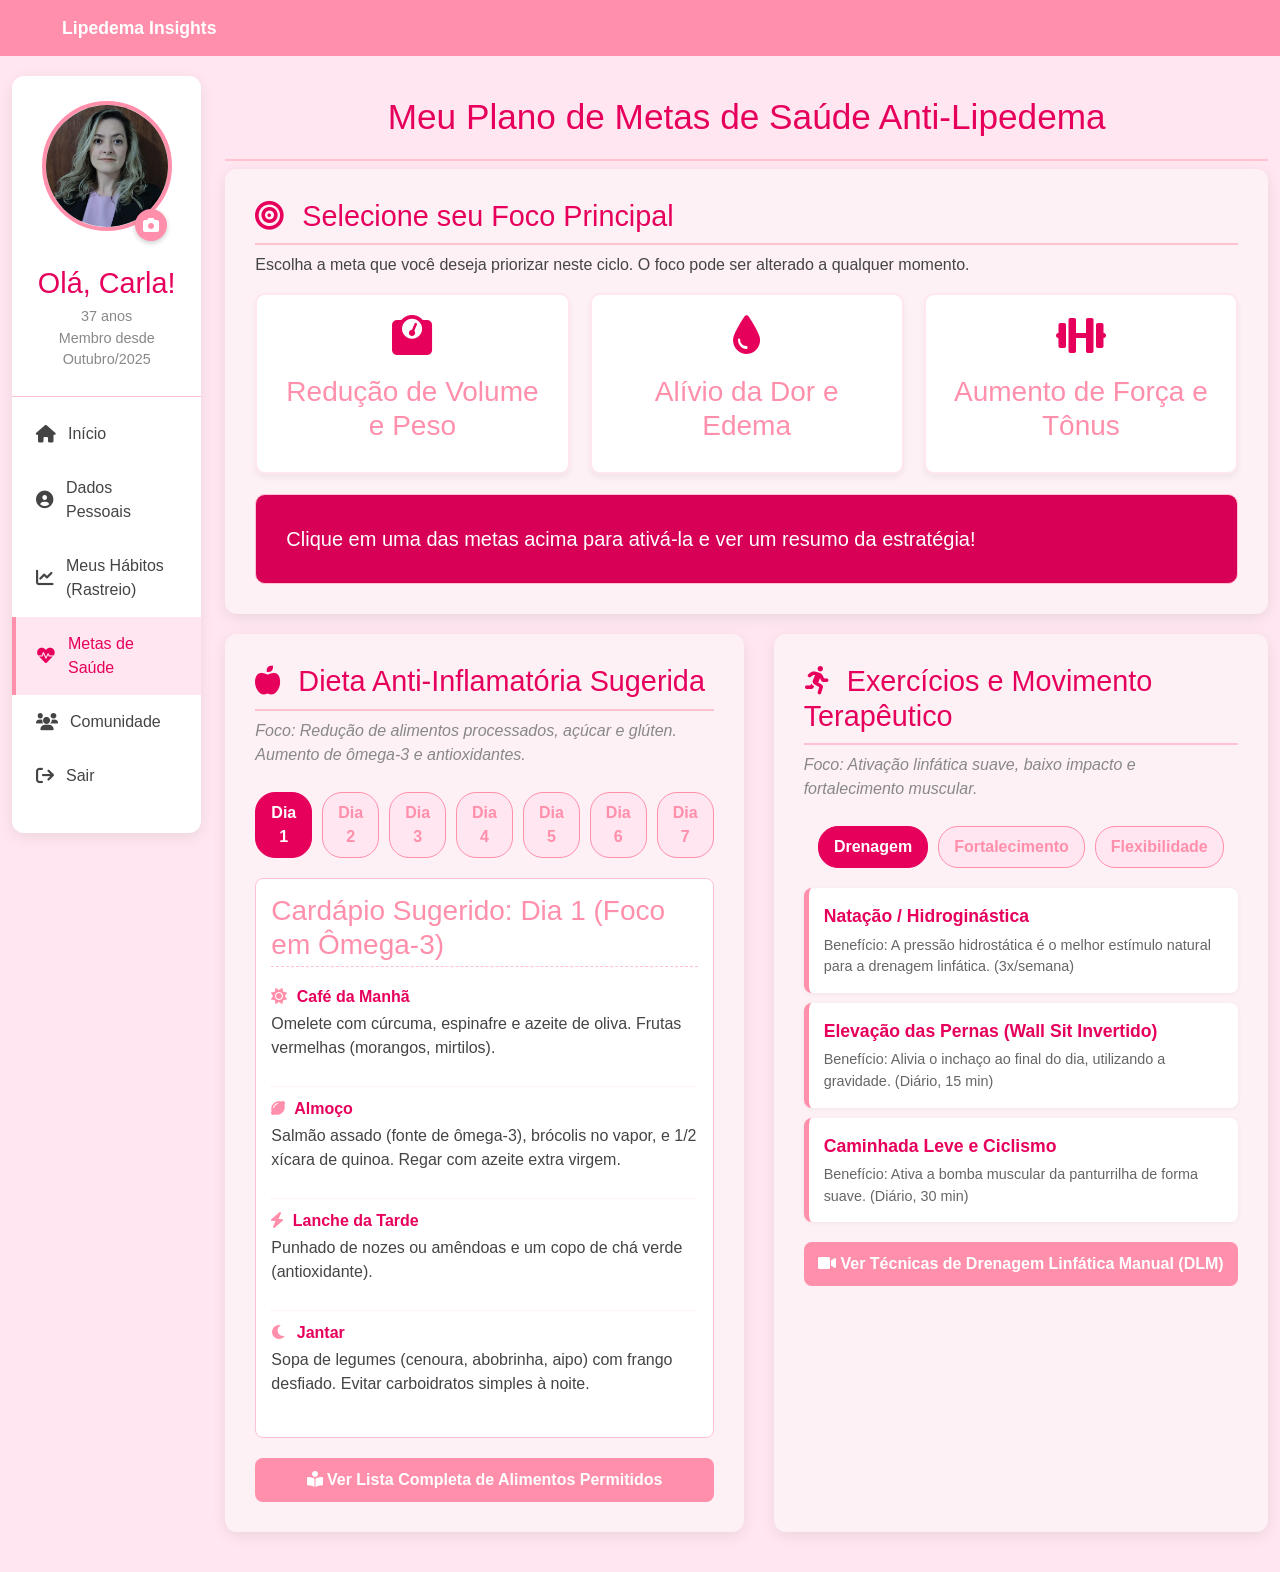
<file: arquivos/metas.html>
<!DOCTYPE html>
<html lang="pt-br">

<head>
    <meta charset="UTF-8">
    <meta name="viewport" content="width=device-width, initial-scale=1.0">
    <title>Metas e Plano de Saúde - Lipedema Insights</title>
    <link rel="stylesheet" href="https://cdnjs.cloudflare.com/ajax/libs/font-awesome/6.0.0-beta3/css/all.min.css">
    <link href="https://cdn.jsdelivr.net/npm/bootstrap@5.3.8/dist/css/bootstrap.min.css" rel="stylesheet"
        integrity="sha384-sRIl4kxILFvY47J16cr9ZwB07vP4J8+LH7qKQnuqkuIAvNWLzeN8tE5YBujZqJLB" crossorigin="anonymous">
    <link rel="stylesheet" href="lipedema.css">
</head>

<body>

    <header class="row m-0 cabecalho">
        <a href="inicial.html" class="logo">Lipedema Insights</a>
    </header>

    <main class="row m-0 container-principal">
        <div class="col-2">
            <aside class="sidebar">
                <div class="foto-perfil">
                    <label for="upload-foto" class="label-upload-foto">
                        <img id="preview-foto" src="../imagens/Carla.jpg" alt="Foto do Usuário">
                        <i class="fas fa-camera"></i>
                    </label>
                    <input type="file" id="upload-foto" accept="image/*" style="display: none;">

                    <h2 id="nome-perfil">Olá, Carla!</h2>
                    <p id="idade-perfil">37 anos</p>
                    <p>Membro desde Outubro/2025</p>
                </div>

                <nav class="menu-perfil">
                    <a href="inicial.html"><i class="fas fa-home"></i> Início</a>
                    <a href="perfil.html"><i class="fas fa-user-circle"></i> Dados Pessoais</a>
                    <a href="habitos.html"><i class="fas fa-chart-line"></i> Meus Hábitos (Rastreio)</a>
                    <a href="metas.html" class="active"><i class="fas fa-heartbeat"></i> Metas de Saúde</a>
                    <a href="comunidade.html"><i class="fas fa-users"></i> Comunidade</a>
                    <a href="../index.html"><i class="fas fa-sign-out"></i> Sair</a>
                </nav>
            </aside>
        </div>
        <div class="col-10">
            <h1>Meu Plano de Metas de Saúde Anti-Lipedema</h1>

            <section class="metas-focadas card-plano">
                <h2><i class="fas fa-bullseye"></i> Selecione seu Foco Principal</h2>
                <p>Escolha a meta que você deseja priorizar neste ciclo. O foco pode ser alterado a qualquer momento.
                </p>

                <div class="cards-metas-foco">

                    <div class="card-foco" data-meta-id="volume" onclick="selectMeta('volume', this)">
                        <i class="fas fa-weight"></i>
                        <h3>Redução de Volume e Peso</h3>
                    </div>

                    <div class="card-foco" data-meta-id="dor" onclick="selectMeta('dor', this)">
                        <i class="fas fa-tint"></i>
                        <h3>Alívio da Dor e Edema</h3>
                    </div>

                    <div class="card-foco" data-meta-id="forca" onclick="selectMeta('forca', this)">
                        <i class="fas fa-dumbbell"></i>
                        <h3>Aumento de Força e Tônus</h3>
                    </div>

                </div>

                <div id="metaFeedback" class="meta-feedback">
                    <p>Clique em uma das metas acima para ativá-la e ver um resumo da estratégia!</p>
                </div>
            </section>

            <div class="conteudo-plano">

                <section class="plano-dieta card-plano">
                    <h2><i class="fas fa-apple-alt"></i> Dieta Anti-Inflamatória Sugerida</h2>
                    <p class="dieta-foco">Foco: Redução de alimentos processados, açúcar e glúten. Aumento de ômega-3 e
                        antioxidantes.</p>

                    <div class="cardapio-nav">
                        <button class="btn-dia ativo" onclick="showCardapio('dia1', this)">Dia 1</button>
                        <button class="btn-dia" onclick="showCardapio('dia2', this)">Dia 2</button>
                        <button class="btn-dia" onclick="showCardapio('dia3', this)">Dia 3</button>
                        <button class="btn-dia" onclick="showCardapio('dia4', this)">Dia 4</button>
                        <button class="btn-dia" onclick="showCardapio('dia5', this)">Dia 5</button>
                        <button class="btn-dia" onclick="showCardapio('dia6', this)">Dia 6</button>
                        <button class="btn-dia" onclick="showCardapio('dia7', this)">Dia 7</button>
                    </div>

                    <div class="cardapio-dia" id="dia1">
                        <h3>Cardápio Sugerido: Dia 1 (Foco em Ômega-3)</h3>

                        <div class="refeicao-item">
                            <span class="refeicao-titulo"><i class="fas fa-sun"></i> Café da Manhã</span>
                            <p>Omelete com cúrcuma, espinafre e azeite de oliva. Frutas vermelhas (morangos, mirtilos).
                            </p>
                        </div>

                        <div class="refeicao-item">
                            <span class="refeicao-titulo"><i class="fas fa-lemon"></i> Almoço</span>
                            <p>Salmão assado (fonte de ômega-3), brócolis no vapor, e 1/2 xícara de quinoa. Regar com
                                azeite extra virgem.</p>
                        </div>

                        <div class="refeicao-item">
                            <span class="refeicao-titulo"><i class="fas fa-bolt"></i> Lanche da Tarde</span>
                            <p>Punhado de nozes ou amêndoas e um copo de chá verde (antioxidante).</p>
                        </div>

                        <div class="refeicao-item">
                            <span class="refeicao-titulo"><i class="fas fa-moon"></i> Jantar</span>
                            <p>Sopa de legumes (cenoura, abobrinha, aipo) com frango desfiado. Evitar carboidratos
                                simples à noite.</p>
                        </div>
                    </div>

                    <div class="cardapio-dia oculto" id="dia2">
                        <h3>Cardápio Sugerido: Dia 2 (Foco em Fibras e Leguminosas)</h3>

                        <div class="refeicao-item">
                            <span class="refeicao-titulo"><i class="fas fa-sun"></i> Café da Manhã</span>
                            <p>Iogurte natural (ou kefir) com sementes de chia, linhaça e 1/2 banana picada.</p>
                        </div>

                        <div class="refeicao-item">
                            <span class="refeicao-titulo"><i class="fas fa-lemon"></i> Almoço</span>
                            <p>Salada de grão de bico com atum, pepino, tomate cereja e azeite de oliva extra virgem.
                            </p>
                        </div>

                        <div class="refeicao-item">
                            <span class="refeicao-titulo"><i class="fas fa-bolt"></i> Lanche da Tarde</span>
                            <p>Maçã com manteiga de amendoim (natural) e um copo de chá de gengibre.</p>
                        </div>

                        <div class="refeicao-item">
                            <span class="refeicao-titulo"><i class="fas fa-moon"></i> Jantar</span>
                            <p>Filé de peito de frango grelhado com purê de abóbora e um mix de folhas verdes escuras.
                            </p>
                        </div>
                    </div>

                    <div class="cardapio-dia oculto" id="dia3">
                        <h3>Cardápio Sugerido: Dia 3 (Foco em Antioxidantes)</h3>

                        <div class="refeicao-item">
                            <span class="refeicao-titulo"><i class="fas fa-sun"></i> Café da Manhã</span>
                            <p>Vitamina com leite vegetal, couve, frutas vermelhas congeladas, gengibre e proteína
                                whey/vegetal.</p>
                        </div>

                        <div class="refeicao-item">
                            <span class="refeicao-titulo"><i class="fas fa-lemon"></i> Almoço</span>
                            <p>Bife magro grelhado (poucas vezes na semana) com arroz integral e legumes coloridos
                                salteados no azeite.</p>
                        </div>

                        <div class="refeicao-item">
                            <span class="refeicao-titulo"><i class="fas fa-bolt"></i> Lanche da Tarde</span>
                            <p>Abacate amassado com cacau em pó e um toque de mel (opcional).</p>
                        </div>

                        <div class="refeicao-item">
                            <span class="refeicao-titulo"><i class="fas fa-moon"></i> Jantar</span>
                            <p>Sopa ou Caldo de Legumes turbinado com especiarias (cúrcuma e pimenta do reino) e ovo
                                cozido.</p>
                        </div>
                    </div>
                    <div class="cardapio-dia oculto" id="dia4">
                        <h3>Cardápio Sugerido: Dia 4 (Foco em Cúrcuma)</h3>

                        <div class="refeicao-item">
                            <span class="refeicao-titulo"><i class="fas fa-sun"></i> Café da Manhã</span>
                            <p>Panqueca de banana (sem glúten) com farinha de aveia, e 'Golden Milk' (leite vegetal com
                                cúrcuma e gengibre).</p>
                        </div>

                        <div class="refeicao-item">
                            <span class="refeicao-titulo"><i class="fas fa-lemon"></i> Almoço</span>
                            <p>Frango xadrez (caseiro, sem industrializados) com arroz integral e pimentões coloridos.
                                Abacaxi de sobremesa.</p>
                        </div>

                        <div class="refeicao-item">
                            <span class="refeicao-titulo"><i class="fas fa-bolt"></i> Lanche da Tarde</span>
                            <p>Pão de queijo caseiro com farinha de grão de bico (opcional) e suco de melancia natural.
                            </p>
                        </div>

                        <div class="refeicao-item">
                            <span class="refeicao-titulo"><i class="fas fa-moon"></i> Jantar</span>
                            <p>Tilápia grelhada (fonte de proteína magra) com aspargos salteados e batata doce assada.
                            </p>
                        </div>
                    </div>

                    <div class="cardapio-dia oculto" id="dia5">
                        <h3>Cardápio Sugerido: Dia 5 (Foco em Vegetais)</h3>

                        <div class="refeicao-item">
                            <span class="refeicao-titulo"><i class="fas fa-sun"></i> Café da Manhã</span>
                            <p>Smoothie de banana, espinafre e leite de amêndoas. Adicionar uma colher de semente de
                                linhaça.</p>
                        </div>

                        <div class="refeicao-item">
                            <span class="refeicao-titulo"><i class="fas fa-lemon"></i> Almoço</span>
                            <p>Carne moída refogada com tomate e azeitonas, servida com bastante couve refogada e feijão
                                (moderado).</p>
                        </div>

                        <div class="refeicao-item">
                            <span class="refeicao-titulo"><i class="fas fa-bolt"></i> Lanche da Tarde</span>
                            <p>Pêra e um punhado de avelãs. Beber 500ml de água saborizada com hortelã.</p>
                        </div>

                        <div class="refeicao-item">
                            <span class="refeicao-titulo"><i class="fas fa-moon"></i> Jantar</span>
                            <p>Salada grande de folhas verdes escuras, cenoura ralada, ovos cozidos e azeite de oliva.
                                Pão integral sem glúten (opcional).</p>
                        </div>
                    </div>

                    <div class="cardapio-dia oculto" id="dia6">
                        <h3>Cardápio Sugerido: Dia 6 (Foco em Gorduras Saudáveis)</h3>

                        <div class="refeicao-item">
                            <span class="refeicao-titulo"><i class="fas fa-sun"></i> Café da Manhã</span>
                            <p>Pão de batata doce (ou mandioca) com pasta de abacate (guacamole simples).</p>
                        </div>

                        <div class="refeicao-item">
                            <span class="refeicao-titulo"><i class="fas fa-lemon"></i> Almoço</span>
                            <p>Bacalhau com legumes (brócolis, couve-flor) e bastante azeite de oliva. Pode usar um
                                pouco de batata doce.</p>
                        </div>

                        <div class="refeicao-item">
                            <span class="refeicao-titulo"><i class="fas fa-bolt"></i> Lanche da Tarde</span>
                            <p>Cacau 70% com uma xícara de chá de erva-doce.</p>
                        </div>

                        <div class="refeicao-item">
                            <span class="refeicao-titulo"><i class="fas fa-moon"></i> Jantar</span>
                            <p>Omelete com queijo cottage ou ricota (proteínas leves) e cogumelos. Salada de pepino e
                                tomate.</p>
                        </div>
                    </div>

                    <div class="cardapio-dia oculto" id="dia7">
                        <h3>Cardápio Sugerido: Dia 7 (Dia Vegetariano Leve)</h3>

                        <div class="refeicao-item">
                            <span class="refeicao-titulo"><i class="fas fa-sun"></i> Café da Manhã</span>
                            <p>Mingau de aveia (com leite vegetal) e sementes de girassol e abóbora.</p>
                        </div>

                        <div class="refeicao-item">
                            <span class="refeicao-titulo"><i class="fas fa-lemon"></i> Almoço</span>
                            <p>Lentilha cozida com legumes variados (cenoura, abobrinha) e arroz integral.</p>
                        </div>

                        <div class="refeicao-item">
                            <span class="refeicao-titulo"><i class="fas fa-bolt"></i> Lanche da Tarde</span>
                            <p>Fruta da estação (ex: mamão, kiwi) com um pouco de mel ou iogurte natural.</p>
                        </div>

                        <div class="refeicao-item">
                            <span class="refeicao-titulo"><i class="fas fa-moon"></i> Jantar</span>
                            <p>Wrap integral com recheio de tofu temperado com ervas finas e bastante rúcula.</p>
                        </div>
                    </div>

                    <a href="#" class="btn-saiba-mais" id="openModalBtn"><i class="fas fa-book-reader"></i> Ver Lista
                        Completa de Alimentos Permitidos</a>
                </section>

                <section class="plano-exercicios card-plano">
                    <h2><i class="fas fa-running"></i> Exercícios e Movimento Terapêutico</h2>
                    <p class="exercicio-foco">Foco: Ativação linfática suave, baixo impacto e fortalecimento muscular.
                    </p>

                    <div class="exercicios-nav cardapio-nav">
                        <button class="btn-foco ativo" onclick="showFoco('drenagem', this)">Drenagem</button>
                        <button class="btn-foco" onclick="showFoco('fortalecimento', this)">Fortalecimento</button>
                        <button class="btn-foco" onclick="showFoco('flexibilidade', this)">Flexibilidade</button>
                    </div>

                    <div class="foco-exercicio" id="drenagem">
                        <ul class="lista-exercicios">
                            <li>
                                <span class="tipo-exercicio">Natação / Hidroginástica</span>
                                <p>Benefício: A pressão hidrostática é o melhor estímulo natural para a drenagem
                                    linfática. (3x/semana)</p>
                            </li>
                            <li>
                                <span class="tipo-exercicio">Elevação das Pernas (Wall Sit Invertido)</span>
                                <p>Benefício: Alivia o inchaço ao final do dia, utilizando a gravidade. (Diário, 15 min)
                                </p>
                            </li>
                            <li>
                                <span class="tipo-exercicio">Caminhada Leve e Ciclismo</span>
                                <p>Benefício: Ativa a bomba muscular da panturrilha de forma suave. (Diário, 30 min)</p>
                            </li>
                        </ul>
                        <a href="https://www.youtube.com/embed/LX2ggzMO8p8" target="_blank" class="btn-saiba-mais"><i
                                class="fas fa-video"></i> Ver Técnicas de Drenagem Linfática Manual (DLM)</a>
                    </div>

                    <div class="foco-exercicio oculto" id="fortalecimento">
                        <ul class="lista-exercicios">
                            <li>
                                <span class="tipo-exercicio">Pilates de Solo (Mat Pilates)</span>
                                <p>Foco: Fortalecimento do CORE e estabilidade, melhorando a postura sem impacto nas
                                    articulações. (2x/semana)</p>
                            </li>
                            <li>
                                <span class="tipo-exercicio">Bandas de Resistência (Light/Médio)</span>
                                <p>Foco: Trabalhar coxas e glúteos com baixa carga e sem levantar peso. (2x/semana)</p>
                            </li>
                            <li>
                                <span class="tipo-exercicio">Subida de Degraus (Step)</span>
                                <p>Foco: Fortalecimento moderado das panturrilhas, mas deve ser feito com compressão.
                                    (15 min)</p>
                            </li>
                        </ul>
                        <a href="https://www.youtube.com/embed/sRaTqtBTvWw" target="_blank" class="btn-saiba-mais"><i
                                class="fas fa-video"></i> Planilha de Exercícios com Baixa Carga</a>
                    </div>

                    <div class="foco-exercicio oculto" id="flexibilidade">
                        <ul class="lista-exercicios">
                            <li>
                                <span class="tipo-exercicio">Yoga Restaurativa</span>
                                <p>Foco: Posturas suaves de abertura e elevação que auxiliam o fluxo linfático e relaxam
                                    a dor. (2x/semana)</p>
                            </li>
                            <li>
                                <span class="tipo-exercicio">Alongamento Pós-Treino (Frio)</span>
                                <p>Foco: Manter a amplitude de movimento e evitar encurtamento muscular nas pernas.
                                    (Diário)</p>
                            </li>
                            <li>
                                <span class="tipo-exercicio">Respiração Diafragmática Profunda</span>
                                <p>Foco: A respiração correta é uma bomba auxiliar para a circulação linfática do
                                    tronco. (Diário)</p>
                            </li>
                        </ul>
                        <a href="https://www.youtube.com/embed/We44qc_6Gj4" target="_blank" class="btn-saiba-mais"><i
                                class="fas fa-video"></i> Rotina de Alongamento Calmante</a>
                    </div>


                </section>
            </div>
        </div>

    </main>

    <script>
        function showCardapio(dayId, clickedButton) {
            // 1. Oculta todos os cardápios
            document.querySelectorAll('.cardapio-dia').forEach(card => {
                card.classList.add('oculto');
            });

            // 2. Remove a classe 'ativo' de todos os botões
            document.querySelectorAll('.btn-dia').forEach(btn => {
                btn.classList.remove('ativo');
            });

            // 3. Mostra o cardápio desejado
            const targetCardapio = document.getElementById(dayId);
            if (targetCardapio) {
                targetCardapio.classList.remove('oculto');
            }

            // 4. Marca o botão clicado como 'ativo'
            clickedButton.classList.add('ativo');
        }

    </script>
    <script>
        // Função de troca para o Cardápio (Mantenha esta)
        function showCardapio(dayId, clickedButton) {
            // ... (código existente da troca de cardápio) ...
            document.querySelectorAll('.cardapio-dia').forEach(card => {
                card.classList.add('oculto');
            });
            document.querySelectorAll('.btn-dia').forEach(btn => {
                btn.classList.remove('ativo');
            });
            const targetCardapio = document.getElementById(dayId);
            if (targetCardapio) {
                targetCardapio.classList.remove('oculto');
            }
            clickedButton.classList.add('ativo');
        }

        // NOVO CÓDIGO: Função de troca para os Focos de Exercício
        function showFoco(focoId, clickedButton) {
            // 1. Oculta todos os conteúdos de exercícios
            document.querySelectorAll('.foco-exercicio').forEach(foco => {
                foco.classList.add('oculto');
            });

            // 2. Remove a classe 'ativo' de todos os botões de foco
            document.querySelectorAll('.btn-foco').forEach(btn => {
                btn.classList.remove('ativo');
            });

            // 3. Mostra o conteúdo de foco desejado
            const targetFoco = document.getElementById(focoId);
            if (targetFoco) {
                targetFoco.classList.remove('oculto');
            }

            // 4. Marca o botão clicado como 'ativo'
            clickedButton.classList.add('ativo');
        }
        // Adicione este código ao final da sua tag <script> existente
        document.addEventListener('DOMContentLoaded', function () {
            // Referências
            const modal = document.getElementById("alimentosModal");
            const btn = document.getElementById("openModalBtn");
            const span = document.getElementsByClassName("close-btn")[0];

            // Quando o usuário clica no botão, abre o modal
            btn.onclick = function (e) {
                e.preventDefault(); // Impede o link de ir para o topo da página
                modal.style.display = "block";
            }

            // Quando o usuário clica no (x), fecha o modal
            span.onclick = function () {
                modal.style.display = "none";
            }

            // Quando o usuário clica fora do modal, fecha o modal
            window.onclick = function (event) {
                if (event.target == modal) {
                    modal.style.display = "none";
                }
            }
        });
        function selectMeta(metaId, clickedCard) {
            // 1. Remove a classe 'ativo' de todos os cards
            document.querySelectorAll('.card-foco').forEach(card => {
                card.classList.remove('ativo');
            });

            // 2. Adiciona a classe 'ativo' no card clicado
            clickedCard.classList.add('ativo');

            // 3. Define a mensagem de feedback
            const feedbackElement = document.getElementById('metaFeedback');
            let message = '';

            switch (metaId) {
                case 'volume':
                    message = `
                <p>Foco em dieta hipocalórica anti-inflamatória e exercícios aeróbicos de baixo impacto.</p>
                <p>Meta Ativada: **Redução de Volume!** Priorize natação, caminhadas, e foque na dieta do Dia 1 e Dia 6.</p>
            `;
                    break;
                case 'dor':
                    message = `
                <p>Foco em drenagem, compressão, suplementos anti-inflamatórios e hidratação.</p>
                <p>Meta Ativada: **Alívio da Dor!** Priorize drenagem, Yoga, compressão e a ingestão de chás anti-inflamatórios.</p>
            `;
                    break;
                case 'forca':
                    message = `
                <p>Foco em fortalecimento muscular com bandas de resistência e Pilates.</p>
                <p>Meta Ativada: **Força e Tônus!** Priorize os exercícios de Fortalecimento e a ingestão de proteínas (Cardápios Dia 2 e Dia 3).</p>
            `;
                    break;
                default:
                    message = '<p>Sua meta foi ativada. Lembre-se de manter a consistência!</p>';
            }

            // Atualiza a área de feedback (usando innerHTML para o negrito)
            feedbackElement.innerHTML = `${message}`;

            // (Opcional) Você pode usar o localStorage para manter a meta ativa na próxima visita
            // localStorage.setItem('metaAtiva', metaId); 
        }
    </script>
    <div id="alimentosModal" class="modal">
        <div class="modal-content">
            <span class="close-btn">&times;</span>
            <h2><i class="fas fa-heartbeat"></i> Lista de Alimentos Anti-Inflamatórios</h2>

            <div class="lista-alimentos-grid">

                <div class="coluna-alimento">
                    <h3>✅ Alimentos Permtidos e Essenciais</h3>
                    <ul>
                        <li>**Gorduras:** Azeite de oliva extra virgem, abacate, óleo de coco.</li>
                        <li>**Peixes:** Salmão, sardinha, atum (ricos em Ômega-3).</li>
                        <li>**Vegetais:** Brócolis, couve-flor, couve, espinafre, aipo.</li>
                        <li>**Frutas:** Frutas vermelhas (mirtilo, morango), cereja, kiwi, maçã.</li>
                        <li>**Especiarias:** Cúrcuma, Gengibre, Pimenta do Reino, Alho.</li>
                        <li>**Grãos:** Quinoa, arroz integral, aveia (sem glúten).</li>
                    </ul>
                </div>

                <div class="coluna-alimento">
                    <h3>❌ Alimentos a Evitar ou Reduzir</h3>
                    <ul>
                        <li>**Gorduras:** Óleos vegetais refinados (soja, girassol, milho).</li>
                        <li>**Processados:** Alimentos ultraprocessados, fast food, congelados.</li>
                        <li>**Carboidratos:** Açúcar refinado, doces, pães e massas brancas.</li>
                        <li>**Bebidas:** Refrigerantes, sucos industrializados.</li>
                        <li>**Laticínios:** Leite de vaca integral (consumo deve ser moderado/alternado).</li>
                        <li>**Álcool:** Consumo excessivo de bebidas alcoólicas.</li>
                    </ul>
                </div>

            </div>

            <p class="nota-modal">**Nota:** Consulte sempre um nutricionista para um plano alimentar individualizado.
            </p>
        </div>
    </div>

    <script src="https://cdn.jsdelivr.net/npm/bootstrap@5.3.8/dist/js/bootstrap.bundle.min.js"
        integrity="sha384-FKyoEForCGlyvwx9Hj09JcYn3nv7wiPVlz7YYwJrWVcXK/BmnVDxM+D2scQbITxI"
        crossorigin="anonymous"></script>
</body>

</html>
</file>
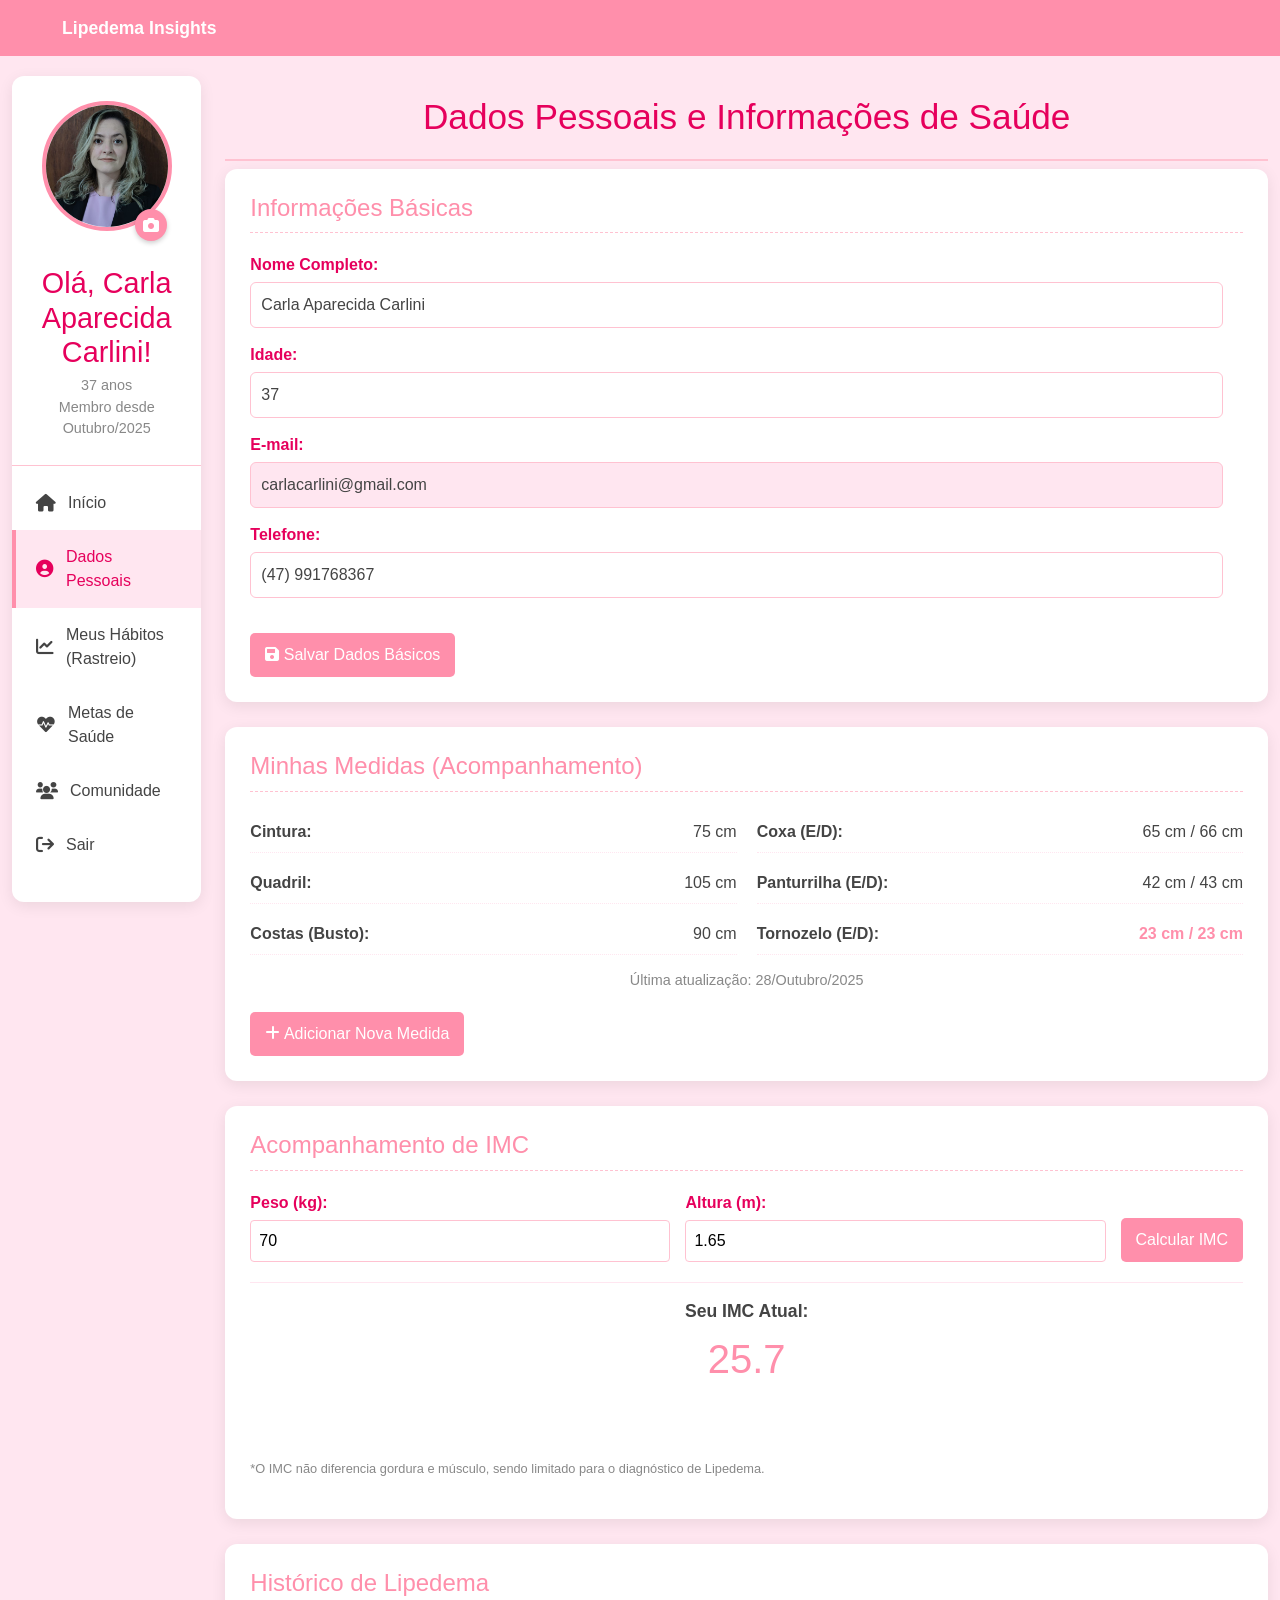
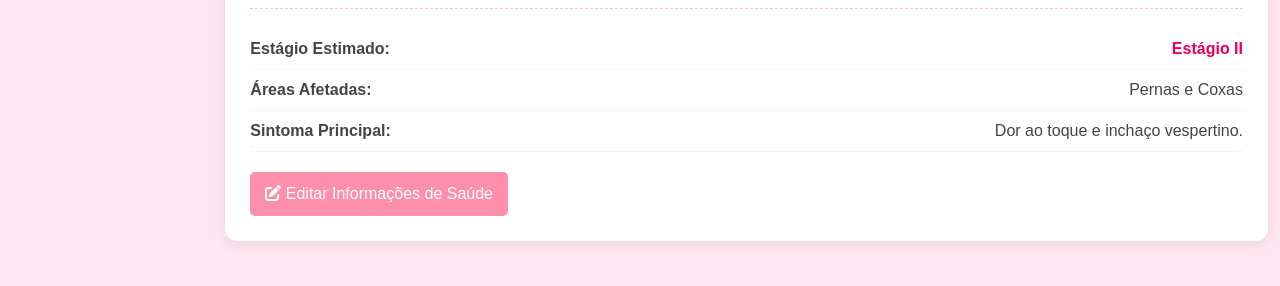
<file: arquivos/perfil.html>
<!DOCTYPE html>
<html lang="pt-br">

<head>
    <meta charset="UTF-8">
    <meta name="viewport" content="width=device-width, initial-scale=1.0">
    <title>Meu Perfil - Lipedema Insights</title>
    <link rel="stylesheet" href="https://cdnjs.cloudflare.com/ajax/libs/font-awesome/6.0.0-beta3/css/all.min.css">
    <link href="https://cdn.jsdelivr.net/npm/bootstrap@5.3.8/dist/css/bootstrap.min.css" rel="stylesheet"
        integrity="sha384-sRIl4kxILFvY47J16cr9ZwB07vP4J8+LH7qKQnuqkuIAvNWLzeN8tE5YBujZqJLB" crossorigin="anonymous">
    <meta name="viewport" content="width=device-width, initial-scale=1.0">
    <link rel="stylesheet" href="lipedema.css">

</head>

<body>

    <header class="row m-0 cabecalho">
        <a href="inicial.html" class="logo">Lipedema Insights</a>
    </header>

    <main class="row m-0 container-principal">

        <div class="col-2">
            <aside class="sidebar">
                <div class="foto-perfil">
                    <label for="upload-foto" class="label-upload-foto">
                        <img id="preview-foto" src="../imagens/Carla.jpg" alt="Foto do Usuário">
                        <i class="fas fa-camera"></i>
                    </label>
                    <input type="file" id="upload-foto" accept="image/*" style="display: none;">

                    <h2 id="nome-perfil">Olá, [Seu Nome]!</h2>
                    <p id="idade-perfil">[Idade]</p>
                    <p>Membro desde Outubro/2025</p>
                </div>

                <nav class="menu-perfil">
                    <a href="inicial.html"><i class="fas fa-home"></i> Início</a>
                    <a href="perfil.html" class="active"><i class="fas fa-user-circle"></i> Dados Pessoais</a>
                    <a href="habitos.html"><i class="fas fa-chart-line"></i> Meus Hábitos (Rastreio)</a>
                    <a href="metas.html"><i class="fas fa-heartbeat"></i> Metas de Saúde</a>
                    <a href="comunidade.html"><i class="fas fa-users"></i> Comunidade</a>
                    <a href="../index.html"><i class="fas fa-sign-out"></i> Sair</a>
                </nav>
            </aside>
        </div>

        <div class="col-10">
            <section class="conteudo-perfil">
                <h1>Dados Pessoais e Informações de Saúde</h1>

                <div class="card-info">
                    <h2>Informações Básicas</h2>
                    <div class="info-group">
                        <label for="input-nome">Nome Completo:</label>
                        <input type="text" id="input-nome" value="Carla Aparecida Carlini">
                    </div>
                    <div class="info-group">
                        <label for="input-idade">Idade:</label>
                        <input type="number" id="input-idade" value="37">
                    </div>
                    <div class="info-group">
                        <label for="input-email">E-mail:</label>
                        <input type="email" id="input-email" value="carlacarlini@gmail.com" readonly>
                    </div>
                    <div class="info-group">
                        <label for="input-telefone">Telefone:</label>
                        <input type="tel" id="input-telefone" value="(47) 991768367">
                    </div>
                    <button class="btn-editar-dados" data-bs-toggle="modal" data-bs-target="#modalDadosPessoais">
                        <i class="fas fa-save"></i> Salvar Dados Básicos
                    </button>
                </div>

                <div class="card-info">
                    <h2>Minhas Medidas (Acompanhamento)</h2>
                    <div class="medidas-grid" id="medidas-grid">
                        <div class="medida-item"><span>Cintura:</span>
                            <p>75 cm</p>
                        </div>
                        <div class="medida-item"><span>Coxa (E/D):</span>
                            <p>65 cm / 66 cm</p>
                        </div>
                        <div class="medida-item"><span>Quadril:</span>
                            <p>105 cm</p>
                        </div>
                        <div class="medida-item"><span>Panturrilha (E/D):</span>
                            <p>42 cm / 43 cm</p>
                        </div>
                        <div class="medida-item"><span>Costas (Busto):</span>
                            <p>90 cm</p>
                        </div>
                        <div class="medida-item"><span>Tornozelo (E/D):</span>
                            <p class="destaque-medida">23 cm / 23 cm</p>
                        </div>
                    </div>
                    <p class="data-medida">Última atualização: 28/Outubro/2025</p>
                    <button class="btn-adicionar-medida" data-bs-toggle="modal" data-bs-target="#modalMedidas">
                        <i class="fas fa-plus"></i> Adicionar Nova Medida
                    </button>
                </div>

                <div class="card-info">
                    <h2>Acompanhamento de IMC</h2>
                    <div class="info-imc">
                        <div class="imc-input-group">
                            <label for="peso">Peso (kg):</label>
                            <input type="number" id="peso" value="70" step="0.1">
                        </div>
                        <div class="imc-input-group">
                            <label for="altura">Altura (m):</label>
                            <input type="number" id="altura" value="1.65" step="0.01">
                        </div>
                        <button class="btn-calcular-imc" onclick="calcularIMC()">Calcular IMC</button>
                    </div>
                    <div class="resultado-imc">
                        <span>Seu IMC Atual:</span>
                        <p id="valor-imc" class="destaque-imc">25.7</p>
                        <p id="classificacao-imc" class="classificacao-imc">Sobrepeso</p>
                    </div>
                    <p class="aviso-imc">*O IMC não diferencia gordura e músculo, sendo limitado para o diagnóstico de
                        Lipedema.</p>
                </div>

                <div class="card-info">
                    <h2>Histórico de Lipedema</h2>
                    <div class="info-item-saude">
                        <span>Estágio Estimado:</span>
                        <p class="destaque-saude">Estágio II</p>
                    </div>
                    <div class="info-item-saude">
                        <span>Áreas Afetadas:</span>
                        <p>Pernas e Coxas</p>
                    </div>
                    <div class="info-item-saude">
                        <span>Sintoma Principal:</span>
                        <p>Dor ao toque e inchaço vespertino.</p>
                    </div>
                    <button class="btn-editar-saude"><i class="fas fa-edit"></i> Editar Informações de Saúde</button>
                </div>
            </section>
        </div>

    </main>

    <!-- Modal -->
    <div class="modal fade" id="modalDadosPessoais" tabindex="-1" aria-labelledby="modalDadosPessoaisLabel" aria-hidden="true">
        <div class="modal-dialog">
            <div class="modal-content">
                <div class="modal-header">
                    <h1 class="modal-title fs-5" id="modalDadosPessoaisLabel">Informação</h1>
                </div>
                <div class="modal-body">
                    Dados salvos com sucesso!
                </div>
                <div class="modal-footer">
                    <button type="button" class="btn btn-editar-dados" data-bs-dismiss="modal">Salvar</button>
                </div>
            </div>
        </div>
    </div>

    <!-- Modal -->
    <div class="modal fade" id="modalMedidas" tabindex="-1" aria-labelledby="modalMedidasLabel" aria-hidden="true">
        <div class="modal-dialog">
            <div class="modal-content">
                <div class="modal-header">
                    <h1 class="modal-title fs-5" id="modalMedidasLabel">Nova medida</h1>
                </div>
                <div class="modal-body">
                    <div class="info-group">
                        <label for="input-titulo">Título:</label>
                        <input type="text" id="input-titulo" placeholder="Exemplo: Coxa esquerda">
                    </div>
                    
                    <div class="info-group">
                        <label for="input-medida">Medida:</label>
                        <input type="number" id="input-medida" placeholder="Exemplo: 50 cm">
                    </div>
                </div>
                <div class="modal-footer">
                    <button type="button" class="btn btn-editar-dados" onclick="adicionarMedida()" data-bs-dismiss="modal">Adicionar</button>
                </div>
            </div>
        </div>
    </div>


    <script src="https://cdn.jsdelivr.net/npm/bootstrap@5.3.8/dist/js/bootstrap.bundle.min.js"
        integrity="sha384-FKyoEForCGlyvwx9Hj09JcYn3nv7wiPVlz7YYwJrWVcXK/BmnVDxM+D2scQbITxI"
        crossorigin="anonymous"></script>
    <script src="lipedema.js"></script>
</body>

</html>
</file>
<file: arquivos/style-login.css>
/* Geral */
@import url('https://fonts.googleapis.com/css?family=Montserrat:400,800');

* {
    box-sizing: border-box;
}

body {
    background: #ffe6f0; /* Fundo suave */
    display: flex;
    justify-content: center;
    align-items: center;
    flex-direction: column;
    font-family: 'Montserrat', sans-serif;
    height: 100vh;
    margin: -20px 0 50px;
}

/* Títulos e Parágrafos */
h1 {
    font-weight: bold;
    margin: 0;
    color:#b3007a;
}

h1.dark{
    color:#FFFFFF ;
}

p {
    font-size: 14px;
    font-weight: 100;
    line-height: 20px;
    letter-spacing: 0.5px;
    margin: 20px 0 30px;
}

.subtitulo-form {
    font-size: 13px;
    color: #888;
}

a {
    color: #333;
    font-size: 14px;
    text-decoration: none;
    margin: 15px 0;
}

/* Botões Padrão e Ghost */
.modal-footer button, button {
    border-radius: 20px;
    border: 1px solid #b3007a;
    background-color: #b3007a;
    color: #FFFFFF;
    font-size: 12px;
    font-weight: bold;
    padding: 12px 45px;
    letter-spacing: 1px;
    text-transform: uppercase;
    transition: transform 80ms ease-in;
    cursor: pointer;
}

.modal-footer button:hover {
    background-color: #b3007a;
    color: #FFFFFF;
}

.modal-footer button:active, button:active {
    transform: scale(0.95);
}

.modal-footer button:focus, button:focus {
    outline: none;
}

.modal-footer button.ghost, button.ghost {
    background-color: transparent;
    border-color: #FFFFFF;
}

/* Inputs do Formulário */
form {
    background-color: #FFFFFF;
    display: flex;
    align-items: center;
    justify-content: center;
    flex-direction: column;
    padding: 0 50px;
    height: 100%;
    text-align: center;
}

input {
    background-color: #eee;
    border: none;
    padding: 12px 15px;
    margin: 8px 0;
    width: 100%;
    border-radius: 5px;
}

/* Container Principal */
.container-login {
    background-color: #fff;
    border-radius: 10px;
    box-shadow: 0 14px 28px rgba(0,0,0,0.25), 
                0 10px 10px rgba(0,0,0,0.22);
    position: relative;
    overflow: hidden;
    width: 768px;
    max-width: 100%;
    min-height: 480px;
}

.form-container {
    position: absolute;
    top: 0;
    height: 100%;
    transition: all 0.6s ease-in-out;
}

.sign-in-container {
    left: 0;
    width: 50%;
    z-index: 2;
}

.sign-up-container {
    left: 0;
    width: 50%;
    opacity: 0;
    z-index: 1;
}

/* --- EFEITO SLIDE: CLASSES ATIVAS --- */

/* Move o painel de login para a direita (50%) */
.container-login.right-panel-active .sign-in-container {
    transform: translateX(100%);
}

/* Move o painel de cadastro para o centro e o torna visível (opacity: 1) */
.container-login.right-panel-active .sign-up-container {
    transform: translateX(100%);
    opacity: 1;
    z-index: 5;
    animation: show 0.6s;
}

/* Painel de Sobreposição (Overlay) */
.overlay-container {
    position: absolute;
    top: 0;
    left: 50%;
    width: 50%;
    height: 100%;
    overflow: hidden;
    transition: transform 0.6s ease-in-out;
    z-index: 100;
}

/* Move o overlay para a esquerda quando o painel de cadastro está ativo */
.container-login.right-panel-active .overlay-container{
    transform: translateX(-100%);
}

.overlay {
    background:#b3007a;
    background: linear-gradient(to right,#b3007a, #6c4793); /* Gradiente Lipedema */
    background-repeat: no-repeat;
    background-size: cover;
    background-position: 0 0;
    color: #FFFFFF;
    position: relative;
    left: -100%;
    height: 100%;
    width: 200%;
    transform: translateX(0);
    transition: transform 0.6s ease-in-out;
}

/* Move o overlay no sentido oposto para revelar o painel de cadastro */
.container-login.right-panel-active .overlay {
    transform: translateX(50%);
}

.overlay-panel {
    position: absolute;
    display: flex;
    align-items: center;
    justify-content: center;
    flex-direction: column;
    padding: 0 40px;
    text-align: center;
    top: 0;
    height: 100%;
    width: 50%;
    transform: translateX(0);
    transition: transform 0.6s ease-in-out;
}

.overlay-left {
    transform: translateX(-20%);
}

.overlay-right {
    right: 0;
    transform: translateX(0);
}

/* Move os textos do overlay junto com o painel */
.container-login.right-panel-active .overlay-left {
    transform: translateX(0);
}

.container-login.right-panel-active .overlay-right {
    transform: translateX(20%);
}

.pointer {
    cursor: pointer;
}
</file>
<file: arquivos/lipedema.css>
* {
    margin: 0;
    padding: 0;
    box-sizing: border-box;
}

/* Estilos globais para a página */
body {
    font-family: Arial, sans-serif;
    background-color: #f0f0f0;
}


/* Estilo dos Botões */
.botao {
    background-color: whitesmoke;
    color: black;
    border: none;
    padding: 10px 20px;
    border-radius: 5px;
    cursor: pointer;
    font-size: 16px;
    transition: background-color 0.3s ease;
}

.botao:hover {
    background-color: #b3007a;
}

/* --- Estilo do Conteúdo Principal --- */
.conteudo {
    /* Adiciona uma margem superior para que o conteúdo não fique escondido
       atrás do cabeçalho fixo */
    padding-top: 80px; /* Ajuste este valor se o cabeçalho tiver altura diferente */
    text-align: center;
}
/* Estilos Gerais (para melhor visualização) */
body {
    font-family: Arial, sans-serif;
    margin: 0;
    padding: 20px;
    background-color: #f4f4f4;
}



.carrossel-titulo {
    text-align: center;
    margin-bottom: 20px;
}

.carrossel-wrapper {
    position: relative;
    display: flex;
    align-items: center;
}

/* Contêiner principal para os vídeos */
.carrossel-videos {
    display: flex; /* <-- Faz os itens ficarem lado a lado */
    overflow-x: scroll; /* <-- Adiciona a barra de rolagem horizontal */
    scroll-behavior: smooth; /* <-- Rolagem suave com o botão */
    gap: 20px; /* Espaçamento entre os vídeos */
    padding: 10px 0;
    -ms-overflow-style: none; /* Oculta a barra de rolagem no IE e Edge */
    scrollbar-width: none; /* Oculta a barra de rolagem no Firefox */
}

/* Contêiner principal para os vídeos */
.carrossel-imagem {
    display: flex; /* <-- Faz os itens ficarem lado a lado */
    overflow-x: scroll; /* <-- Adiciona a barra de rolagem horizontal */
    scroll-behavior: smooth; /* <-- Rolagem suave com o botão */
    gap: 20px; /* Espaçamento entre os vídeos */
    padding: 10px 0;
    -ms-overflow-style: none; /* Oculta a barra de rolagem no IE e Edge */
    scrollbar-width: none; /* Oculta a barra de rolagem no Firefox */
}
.carrossel-imagem:-webkit-scrollbar {
    display: none;
}

.imagem-item video {
    width: 100%;
    border-radius: 8px;
}

.imagem-item p {
    margin-top: 5px;
    font-size: 0.9em;
    color: #555;
}

/* Esconde a barra de rolagem para navegadores baseados em WebKit (Chrome, Safari) */
.carrossel-videos::-webkit-scrollbar {
    display: none;
}

.video-item {
    flex-shrink: 0; /* Impede que os itens encolham */
    width: 300px; /* Largura fixa para cada vídeo */
    text-align: center;
}

.video-item video {
    width: 100%;
    border-radius: 8px;
}

.video-item p {
    margin-top: 5px;
    font-size: 0.9em;
    color: #555;
}

.video-item iframe {
    height: 200px;
}

/* Botões de navegação */
.carrossel-btn {
    position: absolute;
    top: 50%;
    transform: translateY(-50%);
    background: rgba(0, 0, 0, 0.5);
    color: white;
    border: none;
    padding: 10px;
    cursor: pointer;
    border-radius: 50%;
    font-size: 1.5em;
    z-index: 10;
}

.carrossel-btn.prev {
    left: 10px;
}

.carrossel-btn.next {
    right: 10px;
}
.carrossel-imagens {
    display: flex;
    overflow-x: hidden; /* Oculta a barra de rolagem */
    scroll-behavior: smooth;
    gap: 15px; /* Espaçamento entre as imagens */
}

.imagem-item {
    flex-shrink: 0; /* Impede que a imagem encolha */
    width: 45%; /* Ocupa 100% da largura do contêiner */
    height: auto;
    max-height: 400px; /* Limita a altura para que caiba bem na tela */
    border-radius: 8px;
    box-shadow: 0 2px 5px rgba(0, 0, 0, 0.1);
    text-align: center;
    object-fit: contain; /* Garante que a imagem inteira seja visível */
}

/* --- Estilo do Carrossel de Imagens --- */
.carrossel-container {
    width: 100%;
    margin-bottom: 20px;
    padding: 20px;
    border: 1px solid #cceeff;
    border-radius: 8px;
    background-color: #ffffff;
    box-shadow: 0 4px 12px rgba(0, 0, 0, 0.1);
    text-align: center;
}

.titulo-carrossel {
    color: #004080; 
    margin-bottom: 30px;
    font-size: 2em;
}

.carrossel-wrapper {
    position: relative;
    display: flex;
    align-items: center;
}

/* Contêiner que exibe as imagens lado a lado */
.carrossel-imagens {
    display: flex; /* <--- CHAVE PARA O LAYOUT HORIZONTAL */
    overflow-x: hidden; /* <--- Esconde a barra de rolagem nativa */
    scroll-behavior: smooth; /* Animação de rolagem suave */
    gap: 0; /* Espaçamento entre as imagens - zero para que fiquem coladas */
}

/* Estilo dos botões de navegação */
.carrossel-btn {
    position: absolute;
    top: 50%;
    transform: translateY(-50%);
    background: rgba(0, 0, 0, 0.6);
    color: white;
    border: none;
    padding: 12px;
    cursor: pointer;
    border-radius: 50%;
    font-size: 1.8em;
    z-index: 10;
    transition: background-color 0.3s ease;
}

.carrossel-btn:hover {
    background-color: rgba(0, 0, 0, 0.8);
}

.carrossel-btn.prev {
    left: 0;
}

.carrossel-btn.next {
    right: 0;
}

.pad-top {
    padding-top: 30px;
}

/* --- Paleta de Cores Rosa --- */
:root {
    --rosa-claro: #ffe6f0;    /* Fundo principal, muito suave */
    --rosa-medio: #ffc2d1;    /* Elementos secundários, bordas */
    --rosa-escuro: #ff8fab;   /* Destaques, botões primários */
    --rosa-texto: #e6005c;    /* Títulos, textos importantes */
    --cinza-texto: #fdf1f5;      /* Textos padrão */
    --cinza-fundo: #fdf1f5;   /* Fundo de cards, suave */
    --branco: #ffffff;
}

/* --- Estilos Gerais --- */
.container-principal {
    background-color: var(--rosa-claro); /* Fundo principal em rosa claro */
    color: var(--cinza-texto);
    padding: 20px 0;
    width: 100%;
}

.cabecalho .logo {
    color: var(--branco);
    text-decoration: none;
    font-size: 1.5em;
    font-weight: bold;
}


.btn-logout {
    background-color: #f06292; /* Um tom de rosa mais forte para o logout */
    border-radius: 5px;
}

.btn-logout:hover {
    background-color: #d84368 !important;
}


/* --- Sidebar (Barra Lateral) --- */
.sidebar {
    width: 100%; /* Um pouco mais larga */
    margin-right: 30px;
    background-color: var(--branco);
    border-radius: 12px;
    box-shadow: 0 4px 15px rgba(0, 0, 0, 0.08);
    height: fit-content;
    padding-bottom: 20px;
}

.foto-perfil {
    text-align: center;
    padding: 25px 20px;
    border-bottom: 1px solid var(--rosa-medio);
    position: relative;
}

.foto-perfil img {
    width: 130px;
    height: 130px;
    border-radius: 50%;
    object-fit: cover;
    margin-bottom: 15px;
    border: 4px solid var(--rosa-escuro); /* Borda rosa mais escura */
    transition: transform 0.3s ease;
}

.foto-perfil img:hover {
    transform: scale(1.05);
}

.label-upload-foto {
    position: relative;
    display: inline-block;
    cursor: pointer;
    margin-bottom: 10px;
}

.label-upload-foto i {
    position: absolute;
    bottom: 5px;
    right: 5px;
    background-color: var(--rosa-escuro);
    color: var(--branco);
    border-radius: 50%;
    padding: 8px;
    font-size: 1em;
    box-shadow: 0 2px 5px rgba(0,0,0,0.2);
    transition: background-color 0.3s;
}

.label-upload-foto i:hover {
    background-color: var(--rosa-texto);
}

.foto-perfil h2 {
    color: var(--rosa-texto); /* Nome em destaque */
    margin: 10px 0 5px;
    font-size: 1.8em;
}
.foto-perfil p {
    color: #888;
    font-size: 0.9em;
    margin: 0;
}


.menu-perfil {
    display: flex;
    flex-direction: column;
    padding: 10px 0;
}

.menu-perfil a {
    text-decoration: none;
    color: var(--cinza-texto);
    padding: 15px 20px;
    border-left: 4px solid transparent; /* Borda mais grossa */
    transition: all 0.2s;
    display: flex; /* Para alinhar ícone e texto */
    align-items: center;
}

.menu-perfil a:hover,
.menu-perfil a.active {
    background-color: var(--rosa-claro); /* Fundo rosa claro no hover/ativo */
    border-left-color: var(--rosa-escuro); /* Borda rosa escura no ativo */
    color: var(--rosa-texto);
}

.menu-perfil i {
    margin-right: 12px;
    font-size: 1.1em;
}

/* --- Conteúdo Principal (Section) --- */
.conteudo-perfil {
    flex-grow: 1;
}

h1 {
    color: var(--rosa-texto);
    border-bottom: 2px solid var(--rosa-medio); /* Linha divisória rosa */
    padding: 20px 0;
    font-size: 2.2em;
    text-align: center;
}

h2 {
    color: var(--rosa-texto);
}

.card-info {
    background-color: var(--branco);
    padding: 25px;
    margin-bottom: 25px;
    border-radius: 12px;
    box-shadow: 0 4px 15px rgba(0, 0, 0, 0.08);
}

.card-info h2 {
    color: var(--rosa-escuro);
    font-size: 1.5em;
    border-bottom: 1px dashed var(--rosa-medio);
    padding-bottom: 10px;
    margin-top: 0;
    margin-bottom: 20px;
}

/* Estilos de Input e Labels */
.info-group {
    margin-bottom: 15px;
}

.info-group label {
    display: block;
    font-weight: bold;
    margin-bottom: 5px;
    color: var(--rosa-texto);
}

.info-group input {
    width: calc(100% - 20px); /* Ajusta para padding */
    padding: 10px;
    border: 1px solid var(--rosa-medio);
    border-radius: 6px;
    font-size: 1em;
    color: var(--cinza-texto);
}

.info-group input[readonly] {
    background-color: var(--rosa-claro);
    cursor: not-allowed;
}

.info-item, .info-item-saude {
    display: flex;
    justify-content: space-between;
    padding: 8px 0;
    border-bottom: 1px dotted var(--rosa-claro);
}

.info-item:last-child, .info-item-saude:last-child {
    border-bottom: none;
}

.info-item span, .info-item-saude span {
    font-weight: bold;
    color: var(--cinza-texto);
    width: 40%;
}

.info-item p, .info-item-saude p {
    color: var(--cinza-texto);
    width: 60%;
    text-align: right;
    margin: 0;
}

.destaque-saude {
    color: var(--rosa-texto) !important; /* Destaque em rosa */
    font-weight: bold;
}

/* --- Medidas Grid --- */
.medidas-grid {
    display: grid;
    grid-template-columns: 1fr 1fr;
    gap: 10px 20px;
    margin-bottom: 15px;
}

.medida-item {
    display: flex;
    justify-content: space-between;
    padding: 8px 0;
    border-bottom: 1px dotted var(--rosa-claro);
}

.medida-item span {
    font-weight: bold;
    color: var(--cinza-texto);
}

.medida-item p {
    color: var(--cinza-texto);
    text-align: right;
    margin: 0;
}

.destaque-medida {
    color: var(--rosa-escuro) !important; /* Destaque em rosa escuro */
    font-weight: bold;
}

.data-medida {
    font-size: 0.9em;
    color: #888;
    text-align: center;
    margin: 10px 0 0;
}

/* --- IMC Section --- */
.info-imc {
    display: flex;
    gap: 15px;
    align-items: flex-end;
    margin-bottom: 20px;
}

.imc-input-group {
    flex-grow: 1;
}

.imc-input-group label {
    display: block;
    margin-bottom: 5px;
    font-weight: bold;
    color: var(--rosa-texto);
}

.imc-input-group input {
    width: 100%;
    padding: 8px;
    border: 1px solid var(--rosa-medio);
    border-radius: 4px;
}

.btn-calcular-imc {
    background-color: var(--rosa-escuro); /* Botão de cálculo em rosa */
    color: white;
    border: none;
    padding: 10px 15px;
    border-radius: 5px;
    cursor: pointer;
    transition: background-color 0.3s;
}

.btn-calcular-imc:hover {
    background-color: var(--rosa-texto);
}

.resultado-imc {
    text-align: center;
    border-top: 1px solid var(--rosa-claro);
    padding-top: 15px;
}

.resultado-imc span {
    font-size: 1.1em;
    color: var(--cinza-texto);
    font-weight: bold;
}

#valor-imc {
    font-size: 2.5em;
    margin: 5px 0 0;
    color: var(--rosa-escuro);
}

.classificacao-imc {
    font-size: 1.2em;
    font-weight: bold;
    padding: 5px 10px;
    border-radius: 4px;
    display: inline-block;
    color: white;
}

/* Cores de Classificação de IMC (tons que combinam com rosa) */
.imc-baixo { background-color: #f8d7da; color: #721c24; } /* Vermelho claro */
.imc-ideal { background-color: #d4edda; color: #155724; } /* Verde claro */
.imc-sobrepeso { background-color: #ffeeba; color: #856404; } /* Amarelo claro */
.imc-obesidade { background-color: #f5c6cb; color: #721c24; } /* Rosa avermelhado */

.aviso-imc {
    font-size: 0.8em;
    color: #888;
    margin-top: 15px;
}

/* Botões de Ação Global */
.btn-editar-dados,
.btn-adicionar-medida,
.btn-editar-saude,
.btn-salvar-alteracoes-geral {
    background-color: var(--rosa-escuro);
    color: var(--branco);
    border: none;
    padding: 10px 15px;
    border-radius: 5px;
    cursor: pointer;
    margin-top: 20px;
    transition: background-color 0.3s;
    font-size: 1em;
}

.btn-salvar-alteracoes-geral {
    display: block;
    width: 100%;
    margin-top: 30px;
    background-color: var(--rosa-texto); /* Botão principal em rosa forte */
    font-size: 1.1em;
    padding: 12px 15px;
}

.btn-salvar-alteracoes-geral:hover {
    background-color: #c4004a; /* Tom mais escuro no hover */
}

.btn-editar-dados:hover,
.btn-adicionar-medida:hover,
.btn-editar-saude:hover {
    background-color: var(--rosa-texto);
}
/* --- Paleta de Cores Rosa (Consistente com a página de Perfil) --- */
:root {
    --rosa-claro: #ffe6f0;    /* Fundo principal, muito suave */
    --rosa-medio: #ffc2d1;    /* Elementos secundários, bordas */
    --rosa-escuro: #ff8fab;   /* Destaques, botões primários */
    --rosa-texto: #e6005c;    /* Títulos, textos importantes */
    --cinza-texto: #444;      /* Textos padrão */
    --branco: #ffffff;
}

/* --- Estilos Gerais --- */
body {
    font-family: 'Arial', sans-serif;
    margin: 0;
    padding: 0;
    background-color: var(--rosa-claro);
    color: var(--cinza-texto);
}

/* --- Cabeçalho --- */
.cabecalho {
    background-color: var(--rosa-escuro);
    color: var(--branco);
    padding: 15px 50px;
    display: flex;
    justify-content: space-between;
    align-items: center;
    box-shadow: 0 2px 8px rgba(0, 0, 0, 0.15);
}

.cabecalho .logo {
    color: var(--branco);
    text-decoration: none;
    font-size: 1.1em;
    transition: background-color 0.3s;
}

.btn-logout { background-color: #f06292; border-radius: 5px; padding: 5px 10px; }
.btn-logout:hover { background-color: #d84368 !important; }

.rastreador-wrapper {
    display: flex;
    gap: 30px;
    align-items: flex-start; /* Alinha o topo dos cards */
}

/* --- Cards --- */
.card-calendario, .card-rastreio {
    background-color: var(--branco);
    padding: 25px;
    border-radius: 12px;
    box-shadow: 0 4px 15px rgba(0, 0, 0, 0.08);
}

.card-calendario {
    width: 400px;
    flex-shrink: 0;
}

.card-rastreio {
    flex-grow: 1;
}

/* --- Estilos do Calendário --- */
.cabecalho-calendario {
    display: flex;
    justify-content: space-between;
    align-items: center;
    margin-bottom: 15px;
}

.cabecalho-calendario h2 {
    color: var(--rosa-texto);
    font-size: 1.5em;
    margin: 0;
}

.btn-nav {
    background: none;
    border: none;
    color: var(--rosa-escuro);
    cursor: pointer;
    font-size: 1.2em;
    padding: 5px 10px;
    transition: color 0.2s;
}
.btn-nav:hover {
    color: var(--rosa-texto);
}

.dias-semana {
    display: grid;
    grid-template-columns: repeat(7, 1fr);
    font-weight: bold;
    color: var(--rosa-escuro);
    margin-bottom: 10px;
}
.dias-semana span {
    text-align: center;
    padding: 5px 0;
}

.dias-calendario {
    display: grid;
    grid-template-columns: repeat(7, 1fr);
    gap: 5px;
}

.dia-calendario {
    background-color: var(--rosa-claro);
    color: var(--cinza-texto);
    padding: 10px 0;
    border-radius: 5px;
    cursor: pointer;
    transition: background-color 0.2s, transform 0.1s;
    font-weight: bold;
    text-align: center;
    height: 40px;
    line-height: 20px;
    border: 1px solid var(--rosa-medio);
}

.dia-calendario:hover {
    background-color: var(--rosa-medio);
}

.dia-calendario.vazio {
    background: none;
    border: none;
    cursor: default;
}

/* Destaques de Dias */
.dia-calendario.hoje {
    border: 2px solid var(--rosa-texto);
    background-color: #ff99aa; /* Rosa mais vibrante */
    color: var(--branco);
}

.dia-calendario.selecionado {
    background-color: var(--rosa-texto);
    color: var(--branco);
    border: 2px solid var(--rosa-texto);
}

.dia-calendario.completo {
    background-color: #79d279; /* Verde Sucesso */
    color: var(--branco);
}

/* --- Estilos da Lista de Hábitos --- */
.card-rastreio h2 {
    color: var(--rosa-escuro);
    border-bottom: 1px solid var(--rosa-medio);
    padding-bottom: 10px;
    margin-top: 0;
}

.status-dia {
    font-weight: bold;
    color: var(--rosa-texto);
    margin-top: -10px;
    margin-bottom: 20px;
}

.lista-habitos {
    list-style: none;
    padding: 0;
    text-align: left;
    height: 400px; /* Limita a altura para que o card não seja muito longo */
    overflow-y: auto;
    border: 1px solid var(--rosa-claro);
    padding: 10px;
    border-radius: 8px;
}

.lista-habitos li {
    padding: 10px 0;
    border-bottom: 1px dotted var(--rosa-medio);
}

.lista-habitos li:last-child {
    border-bottom: none;
}

.lista-habitos label {
    display: flex;
    align-items: center;
    cursor: pointer;
}

.habit-texto {
    margin-left: 10px;
    flex-grow: 1;
}

.lista-habitos input[type="checkbox"] {
    appearance: none;
    width: 20px;
    height: 20px;
    border: 2px solid var(--rosa-escuro);
    border-radius: 4px;
    cursor: pointer;
    position: relative;
    transition: background-color 0.2s;
}

.lista-habitos input[type="checkbox"]:checked {
    background-color: var(--rosa-texto);
    border-color: var(--rosa-texto);
}

.lista-habitos input[type="checkbox"]:checked::after {
    content: '\f00c'; /* Código do ícone de check (Font Awesome) */
    font-family: 'Font Awesome 5 Free';
    font-weight: 900;
    color: white;
    font-size: 14px;
    position: absolute;
    top: 50%;
    left: 50%;
    transform: translate(-50%, -50%);
}

/* Botão de Salvar */
.btn-salvar-habitos {
    background-color: var(--rosa-texto);
    color: white;
    border: none;
    padding: 12px 25px;
    border-radius: 8px;
    cursor: pointer;
    margin-top: 20px;
    font-size: 1.1em;
    transition: background-color 0.3s;
    width: 100%;
}
.btn-salvar-habitos:hover {
    background-color: #c4004a; /* Tom mais escuro */
}
/* --- Paleta de Cores Rosa (Consistente com o projeto) --- */
:root {
    --rosa-claro: #ffe6f0;    /* Fundo principal, muito suave */
    --rosa-medio: #ffc2d1;    /* Bordas, divisores */
    --rosa-escuro: #ff8fab;   /* Destaques, botões secundários */
    --rosa-texto: #e6005c;    /* Títulos, botões primários */
    --cinza-texto: #444;      /* Textos padrão */
    --branco: #ffffff;
    --fundo-card: #fdf1f5;    /* Fundo dos posts */
}

/* --- Estilos Gerais --- */
body {
    font-family: 'Arial', sans-serif;
    margin: 0;
    padding: 0;
    background-color: var(--rosa-claro);
    color: var(--cinza-texto);
}

/* --- Cabeçalho (Reutilizado) --- */
.cabecalho {
    background-color: var(--rosa-escuro);
    color: var(--branco);
    padding: 15px 50px;
    display: flex;
    justify-content: space-between;
    align-items: center;
    box-shadow: 0 2px 8px rgba(0, 0, 0, 0.15);
}
.cabecalho .logo, .cabecalho nav a {
    color: var(--branco);
    text-decoration: none;
    font-size: 1.1em;
    transition: background-color 0.3s;
}
.btn-logout { background-color: #f06292; border-radius: 5px; padding: 5px 10px; }
.btn-logout:hover { background-color: #d84368 !important; }

.subtitulo {
    color: var(--cinza-texto);
    text-align: center;
    margin-bottom: 30px;
    font-size: 1.1em;
}

/* --- Estilos de Postagem (Novo Post) --- */
.card-novo-post {
    background-color: var(--branco);
    padding: 20px;
    border-radius: 12px;
    box-shadow: 0 4px 15px rgba(0, 0, 0, 0.08);
    margin-bottom: 30px;
    border: 1px solid var(--rosa-medio);
}

.card-novo-post .header-post {
    display: flex;
    align-items: center;
    margin-bottom: 15px;
}

.card-novo-post .header-post p {
    margin: 0;
    color: var(--cinza-texto);
    font-weight: bold;
    margin-left: 10px;
}

.avatar-pequeno {
    width: 35px;
    height: 35px;
    border-radius: 50%;
    object-fit: cover;
    border: 2px solid var(--rosa-escuro);
}

textarea {
    width: 100%;
    min-height: 100px;
    padding: 10px;
    border: 1px solid var(--rosa-medio);
    border-radius: 8px;
    resize: vertical;
    font-family: 'Arial', sans-serif;
    font-size: 1em;
    box-sizing: border-box;
}

.acoes-post {
    display: flex;
    justify-content: flex-end;
    margin-top: 15px;
}

.btn-postar {
    background-color: var(--rosa-texto);
    color: var(--branco);
    border: none;
    padding: 10px 20px;
    border-radius: 20px;
    cursor: pointer;
    font-weight: bold;
    transition: background-color 0.3s;
}

.btn-postar:hover {
    background-color: #c4004a;
}

/* --- Estilos do Feed --- */
.post-comunidade {
    background-color: var(--fundo-card);
    padding: 20px;
    border-radius: 12px;
    box-shadow: 0 2px 10px rgba(0, 0, 0, 0.05);
    margin-bottom: 20px;
    border-left: 5px solid var(--rosa-escuro);
}

.post-comunidade.novo {
    border-left-color: #28a745; /* Verde para destacar novo post */
}

/* Header do Post */
.post-comunidade .header-post {
    display: flex;
    align-items: center;
    margin-bottom: 10px;
}

.post-comunidade .avatar {
    width: 45px;
    height: 45px;
    border-radius: 50%;
    object-fit: cover;
    margin-right: 15px;
    border: 3px solid var(--rosa-medio);
}

.post-comunidade .info-post {
    display: flex;
    flex-direction: column;
}

.post-comunidade .nome-usuario {
    font-weight: bold;
    color: var(--rosa-texto);
    font-size: 1.1em;
}

.post-comunidade .data-post {
    font-size: 0.8em;
    color: #888;
}

/* Conteúdo */
.post-comunidade h2 {
    color: var(--rosa-texto);
    font-size: 1.3em;
    margin-top: 0;
    margin-bottom: 10px;
}

.post-comunidade .conteudo-post {
    color: var(--cinza-texto);
    line-height: 1.6;
    margin-bottom: 15px;
    border-bottom: 1px solid var(--rosa-medio);
    padding-bottom: 15px;
}

/* Footer do Post (Ações) */
.post-comunidade .footer-post {
    display: flex;
    align-items: center;
    justify-content: space-between;
    font-size: 0.9em;
}

.post-comunidade .likes,
.post-comunidade .comentarios {
    color: var(--rosa-escuro);
    font-weight: bold;
    margin-right: 15px;
}

.post-comunidade .likes i,
.post-comunidade .comentarios i {
    margin-right: 5px;
}

.btn-acao {
    background: none;
    border: none;
    color: var(--rosa-escuro);
    cursor: pointer;
    font-weight: bold;
    transition: color 0.2s;
}

.btn-acao:hover {
    color: var(--rosa-texto);
}
/* --- Paleta de Cores Rosa (Consistente com o projeto) --- */
:root {
    --rosa-claro: #ffe6f0;    /* Fundo principal, muito suave */
    --rosa-medio: #ffc2d1;    /* Bordas, divisores */
    --rosa-escuro: #ff8fab;   /* Destaques, títulos de cards */
    --rosa-texto: #e6005c;    /* Títulos, botões primários */
    --cinza-texto: #444;      /* Textos padrão */
    --branco: #ffffff;
    --fundo-card: #fdf1f5;    /* Fundo de cards, suave */
}

/* --- Estilos Gerais --- */
body {
    font-family: 'Arial', sans-serif;
    margin: 0;
    padding: 0;
    background-color: var(--rosa-claro);
    color: var(--cinza-texto);
}

/* --- Cabeçalho (Reutilizado) --- */
.cabecalho .logo, .cabecalho nav a { color: var(--branco); text-decoration: none; font-size: 1.1em; }
.btn-logout { background-color: #f06292; border-radius: 5px; padding: 5px 10px; }

/* --- Card de Metas Resumo --- */
.card-metas-resumo {
    background-color: var(--branco);
    padding: 25px;
    border-radius: 12px;
    box-shadow: 0 4px 15px rgba(0, 0, 0, 0.08);
    margin-bottom: 30px;
    text-align: center;
    padding-top: 20px;
}

.card-metas-resumo h2 {
    color: var(--rosa-escuro);
    font-size: 1.5em;
    margin-top: 0;
    margin-bottom: 15px;
}

.metas-lista {
    display: flex;
    justify-content: center;
    gap: 20px;
    flex-wrap: wrap;
    margin-bottom: 20px;
}

.meta-item {
    background-color: var(--rosa-claro);
    color: var(--rosa-texto);
    padding: 10px 15px;
    border-radius: 20px;
    font-weight: bold;
    border: 1px solid var(--rosa-medio);
}

.meta-item i {
    margin-right: 8px;
    color: var(--rosa-escuro);
}

.btn-editar-metas {
    background-color: var(--rosa-escuro);
    color: var(--branco);
    border: none;
    padding: 8px 15px;
    border-radius: 8px;
    cursor: pointer;
    transition: background-color 0.3s;
}
.btn-editar-metas:hover {
    background-color: var(--rosa-texto);
}

/* --- Layout de Conteúdo (Duas Colunas) --- */
.conteudo-plano {
    display: grid;
    grid-template-columns: 1fr 1fr; /* Duas colunas iguais */
    gap: 30px;
}

.card-plano {
    background-color: var(--fundo-card);
    padding: 30px;
    border-radius: 12px;
    box-shadow: 0 4px 15px rgba(0, 0, 0, 0.08);
    box-sizing: border-box;
    margin-bottom: 20px;
}

.card-plano h2 {
    color: var(--rosa-texto);
    border-bottom: 2px solid var(--rosa-medio);
    padding-bottom: 10px;
    margin-top: 0;
    font-size: 1.8em;
}

.card-plano h2 i {
    margin-right: 10px;
}

/* --- Estilos da Dieta --- */
.dieta-foco {
    font-style: italic;
    color: #888;
    margin-bottom: 25px;
}

.cardapio-dia {
    border: 1px solid var(--rosa-medio);
    border-radius: 8px;
    padding: 15px;
    background-color: var(--branco);
}

.cardapio-dia h3 {
    color: var(--rosa-escuro);
    border-bottom: 1px dashed var(--rosa-medio);
    padding-bottom: 5px;
    margin-top: 0;
}

.refeicao-item {
    padding: 10px 0;
    border-bottom: 1px dotted var(--rosa-claro);
}

.refeicao-item:last-child {
    border-bottom: none;
}

.refeicao-titulo {
    font-weight: bold;
    color: var(--rosa-texto);
    display: block;
    margin-bottom: 3px;
}

.refeicao-titulo i {
    color: var(--rosa-escuro);
    margin-right: 5px;
}

/* --- Estilos de Exercícios --- */
.exercicio-foco {
    font-style: italic;
    color: #888;
    margin-bottom: 25px;
}

.lista-exercicios {
    list-style: none;
    padding: 0;
}

.lista-exercicios li {
    background-color: var(--branco);
    padding: 15px;
    border-radius: 8px;
    margin-bottom: 10px;
    border-left: 5px solid var(--rosa-escuro);
    box-shadow: 0 1px 5px rgba(0, 0, 0, 0.05);
}

.tipo-exercicio {
    font-weight: bold;
    color: var(--rosa-texto);
    display: block;
    font-size: 1.1em;
    margin-bottom: 5px;
}

.lista-exercicios li p {
    margin: 0;
    font-size: 0.9em;
    color: #666;
}

/* --- Botões de Ação --- */
.btn-saiba-mais {
    display: block;
    text-align: center;
    margin-top: 20px;
    padding: 10px;
    border-radius: 8px;
    background-color: var(--rosa-escuro);
    color: var(--branco);
    text-decoration: none;
    font-weight: bold;
    transition: background-color 0.3s;
}
.btn-saiba-mais:hover {
    background-color: #ff6699;
}

.btn-salvar-plano-final {
    display: block;
    width: 100%;
    max-width: 600px;
    margin: 40px auto 30px;
    background-color: var(--rosa-texto);
    color: var(--branco);
    border: none;
    padding: 15px 25px;
    border-radius: 10px;
    font-size: 1.2em;
    cursor: pointer;
    transition: background-color 0.3s;
}
.btn-salvar-plano-final:hover {
    background-color: #c4004a;
}

/* --- Responsividade Básica (Para Telas Menores) --- */
@media (max-width: 768px) {
    .conteudo-plano {
        grid-template-columns: 1fr; /* Muda para uma coluna em telas pequenas */
    }

    .metas-lista {
        flex-direction: column;
        gap: 10px;
    }
}

/* --- Media Query para Telas Menores (Celulares e Tablets) --- */
@media (max-width: 768px) {
    
    /* 1. Resetar o layout de múltiplas colunas */
    .container-principal, .rastreador-wrapper, .conteudo-plano {
        flex-direction: column; /* Transforma colunas em uma única pilha vertical */
        display: flex; /* Garante que a flex-direction funcione */
        gap: 20px;
    }
    
    /* 2. Fazer com que os elementos ocupem a largura total */
    .sidebar, .card-calendario {
        width: 100%; /* Ocupa a largura total do container */
        margin-right: 0;
    }

    /* 3. Ajustar o padding e as margens para celulares */
    .cabecalho {
        padding: 10px 20px; /* Reduz o padding do cabeçalho */
    }
    
    /* 4. Esconder ou simplificar elementos muito grandes */
    .cabecalho nav a {
        font-size: 0.9em;
        margin-left: 10px;
    }
}
/* --- Estilos para a Navegação de Cardápios --- */
.cardapio-nav {
    display: flex;
    justify-content: center;
    gap: 10px;
    margin-bottom: 20px;
}

.btn-dia {
    background-color: var(--rosa-claro);
    color: var(--rosa-escuro);
    border: 1px solid var(--rosa-escuro);
    padding: 8px 15px;
    border-radius: 20px;
    cursor: pointer;
    font-weight: bold;
    transition: all 0.3s;
}

.btn-dia:hover {
    background-color: var(--rosa-medio);
}


.btn-dia.ativo {
    background-color: var(--rosa-texto);
    color: var(--branco);
    border-color: var(--rosa-texto);
}


.cardapio-dia.oculto {
    display: none;
}


.exercicios-nav {
    display: flex;
    justify-content: center;
    gap: 10px;
    margin-bottom: 20px;
}


.btn-foco {
    background-color: var(--rosa-claro);
    color: var(--rosa-escuro);
    border: 1px solid var(--rosa-escuro);
    padding: 8px 15px;
    border-radius: 20px;
    cursor: pointer;
    font-weight: bold;
    transition: all 0.3s;
}

.btn-foco.ativo {
    background-color: var(--rosa-texto);
    color: var(--branco);
    border-color: var(--rosa-texto);
}


.foco-exercicio.oculto {
    display: none;
}


/* Fundo escuro/transparente que cobre a tela inteira */
.modal {
    display: none; /* Escondido por padrão */
    position: fixed; /* Fixado na tela */
    z-index: 1000; /* Fica acima de todo o conteúdo */
    left: 0;
    top: 0;
    width: 100%;
    height: 100%;
    overflow: auto;
    background-color: rgba(0, 0, 0, 0.6); 
}


.modal-content {
    background-color: var(--branco);
    margin: 5% auto; /* 5% do topo e centralizado */
    padding: 30px;
    border: 1px solid var(--rosa-medio);
    width: 80%;
    max-width: 800px;
    border-radius: 15px;
    box-shadow: 0 5px 15px rgba(0, 0, 0, 0.3);
    position: relative;
    animation: slideIn 0.4s ease-out; /* Animação simples de entrada */
}


.close-btn {
    color: var(--cinza-texto);
    float: right;
    font-size: 28px;
    font-weight: bold;
    cursor: pointer;
    line-height: 1;
    transition: color 0.2s;
}

.close-btn:hover,
.close-btn:focus {
    color: var(--rosa-texto);
}


.modal-content h2 {
    color: var(--rosa-texto);
    border-bottom: 2px solid var(--rosa-medio);
    padding-bottom: 10px;
    margin-bottom: 20px;
    text-align: center;
}

.lista-alimentos-grid {
    display: grid;
    grid-template-columns: 1fr 1fr;
    gap: 30px;
}

.coluna-alimento h3 {
    color: var(--rosa-escuro);
    margin-top: 0;
    border-bottom: 1px dashed var(--rosa-claro);
    padding-bottom: 5px;
}

.coluna-alimento ul {
    list-style: none;
    padding: 0;
}

.coluna-alimento ul li {
    margin-bottom: 8px;
    font-size: 1em;
    padding-left: 10px;
    border-left: 3px solid var(--rosa-claro);
}

.nota-modal {
    margin-top: 30px;
    padding: 10px;
    background-color: var(--rosa-claro);
    border-radius: 8px;
    text-align: center;
    color: var(--rosa-texto);
    font-size: 0.9em;
}


@keyframes slideIn {
    from { transform: translateY(-50px); opacity: 0; }
    to { transform: translateY(0); opacity: 1; }
}


@media (max-width: 600px) {
    .modal-content {
        width: 95%;
        margin: 10% auto;
    }
    .lista-alimentos-grid {
        grid-template-columns: 1fr; /* Empilha as colunas em mobile */
    }
}


.cards-metas-foco {
    display: flex;
    gap: 20px;
    justify-content: space-around;
    margin-bottom: 20px;
}


.card-foco {
    flex: 1;
    text-align: center;
    padding: 20px;
    border-radius: 10px;
    background-color: var(--branco);
    border: 2px solid var(--rosa-claro);
    box-shadow: 0 4px 6px rgba(0, 0, 0, 0.05);
    cursor: pointer;
    transition: all 0.3s ease;
}

.card-foco i {
    font-size: 2.5em;
    color: var(--rosa-texto);
    margin-bottom: 10px;
}

.card-foco h3 {
    color: var(--rosa-escuro);
    margin: 10px 0;
}

.card-foco p {
    font-size: 0.9em;
    color: var(--cinza-texto);
}


.card-foco.ativo {
    background-color: var(--rosa-claro);
    border-color: var(--rosa-texto);
    box-shadow: 0 4px 15px rgba(230, 80, 100, 0.3);
    transform: translateY(-5px); /* Efeito de elevação */
}

.card-foco.ativo i {
    color: var(--rosa-texto);
}


/* AJUSTE NA ÁREA DE FEEDBACK */
.meta-feedback {
    background-color: #d80056;
    border: 1px solid var(--rosa-medio);
    padding: 30px; /* Controla o espaço interno */
    border-radius: 10px;
    margin-top: 20px; /* Controla o espaço acima */
    margin-bottom: 0; /* GARANTE QUE A DIV EXTERNA NÃO TENHA MARGEM ABAIXO */
    color: #FFF;
    font-weight: 500;
    font-size: 20px;
}

/* AJUSTE NO PARÁGRAFO DENTRO DO FEEDBACK */
.meta-feedback p {
    margin-top: 0;
    margin-bottom: 0; /* ESSENCIAL: ZERA A MARGEM PADRÃO DO PARÁGRAFO */
    line-height: 1.4; /* Ajusta a altura da linha para visualização */
}
/* Responsividade */
@media (max-width: 768px) {
    .cards-metas-foco {
        flex-direction: column;
    }
}

.modal-backdrop.show {
    z-index: 900;
}
</file>
